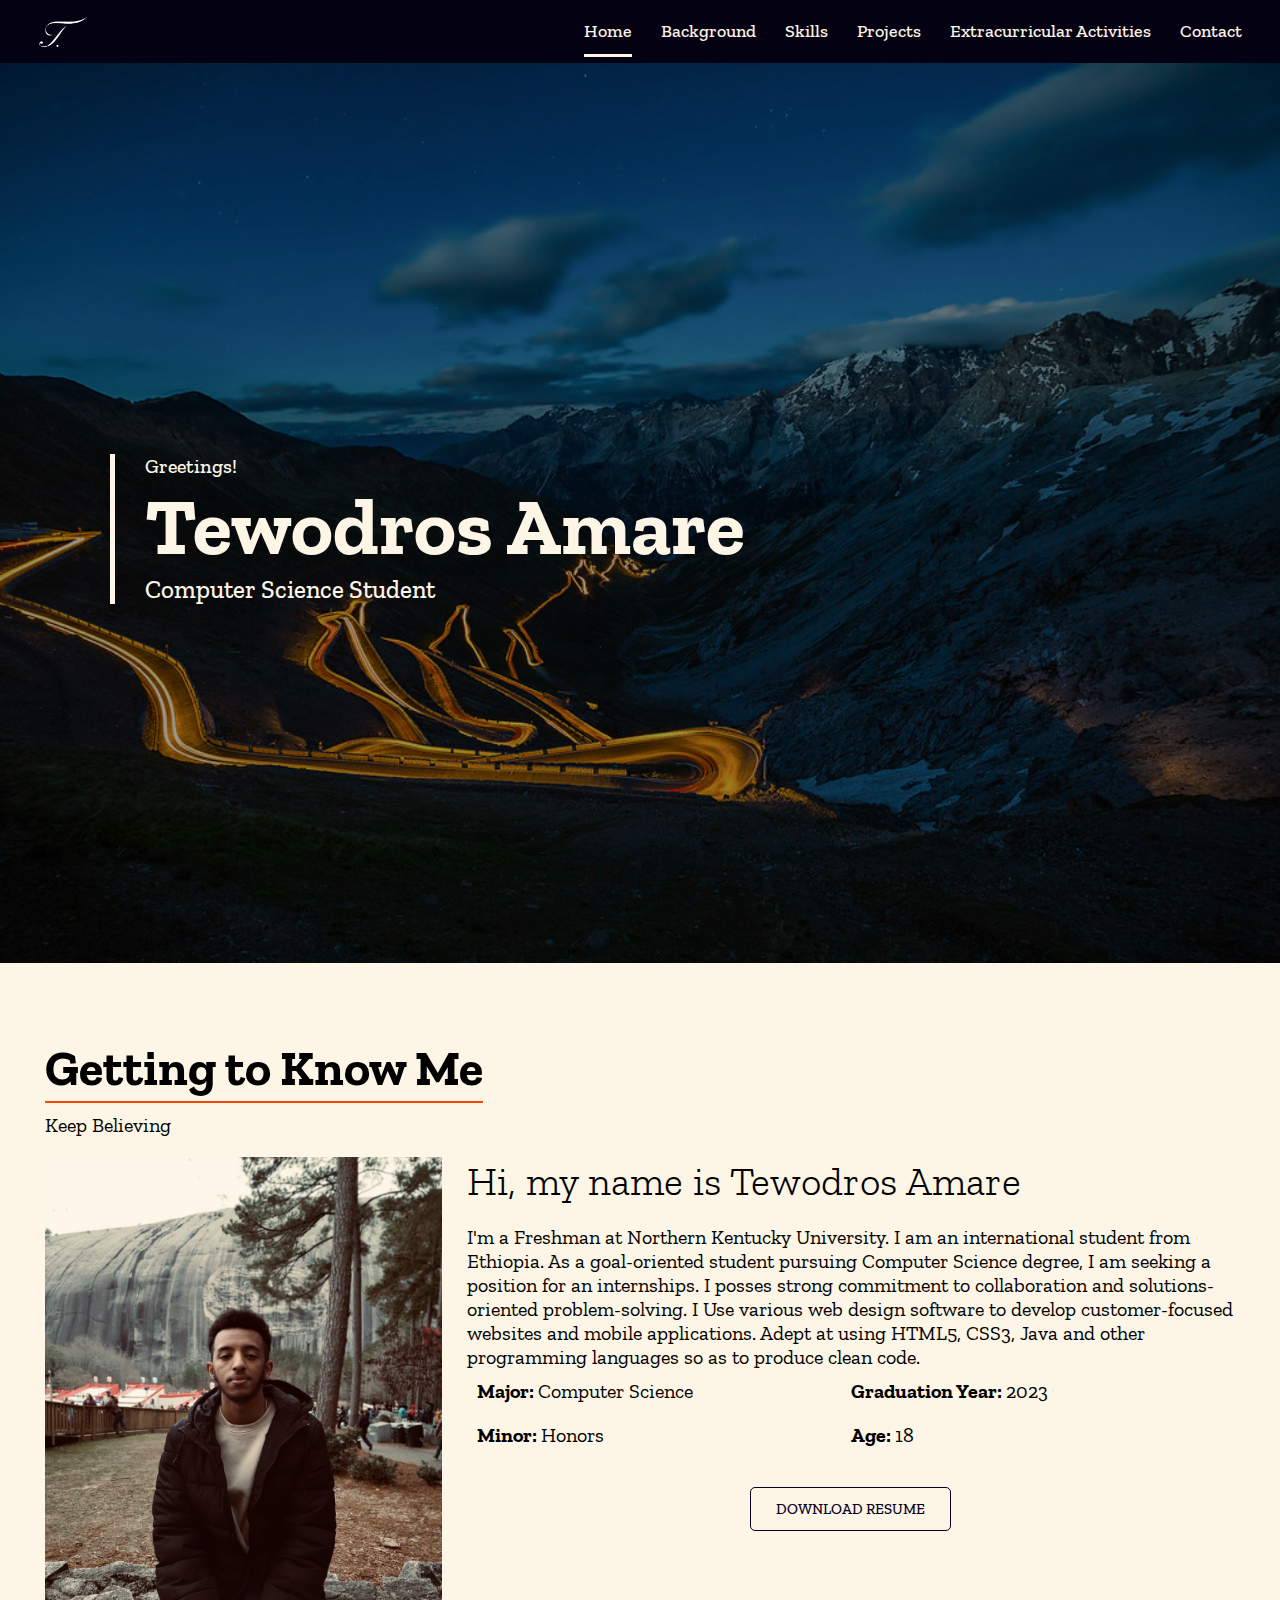
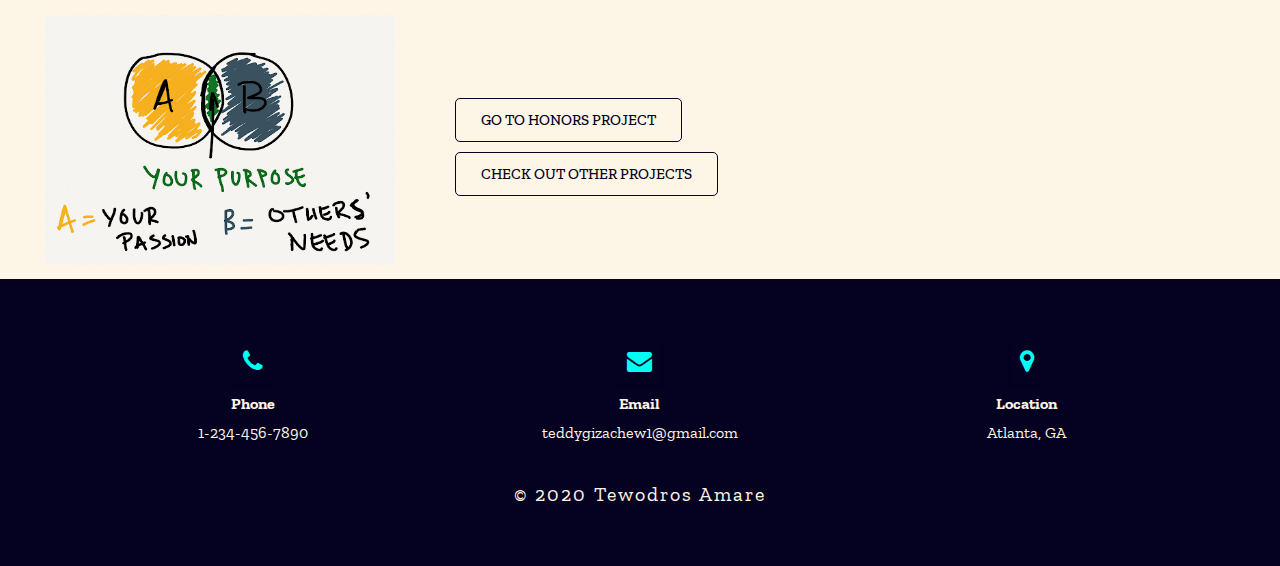
<file: index.html>
<!DOCTYPE html>
<html lang="en">
    <head>
        <title>Tewodros G. Amare</title>
        <meta charset="UTF-8">
        <meta name="description" content="Portfolio Project">
        <meta name="keywords" content="HTML,CSS,XML,JavaScript">
        <meta name="author" content="Tewodros Amare">
        <meta name="viewport" content="width=device-width, initial-scale=1.0">

        <link rel="stylesheet" href="style.css">
        <link rel="shortcut icon" type="image/png" href="Images/logo3.png">

        <link rel="stylesheet" href="https://cdnjs.cloudflare.com/ajax/libs/font-awesome/4.7.0/css/font-awesome.min.css">
    </head>
    
    <body>
        <div class="navbarmain">
            <div class="labeldiv">
                <div class="labeldiv1">
                    <label for="toggle">&#9776;</label>
                </div>
                <div class="labeldiv2">
                    <img class="toplogo2" src="Images/logo4.png" alt="top logo">
                </div>
            </div>
            <input type="checkbox" id="toggle">
            <div class="navmenu">
                <div class="navlogo">
                    <a href="index.html"><img class="toplogo" src="Images/logo4.png" alt="top logo"></a>
                    <!-- <a href="#">Tewodros</a> -->
                </div>
                <div class="navul">
                    <ul>
                        <div class="theblock">
                            <li class="activeli"><a href="#" class="active"><p class="topico" id="activess">Home</p></a></li>
                        </div>
                        <div class="theblock">
                            <li><a href="background.html"><p class="topico">Background</p></a></li>
                        </div>
                        <div class="theblock">
                            <li><a href="skills.html"><p class="topico">Skills</p></a></li>
                        </div>
                        <div class="theblock">
                            <li><a href="projects.html"><p class="topico">Projects</p></a></li>
                        </div>
                        <div class="theblock">
                            <li><a href="activities.html"><p class="topico">Extracurricular Activities</p></a></li>
                        </div>
                        <div class="theblock">
                            <li><a href="contact.html"><p class="topico">Contact</p></a></li>
                        </div>
                    </ul>
                </div>
            </div>
        </div>

        <!-- Home -->
        <section class="home">
            <div class="container">
                <div class="row full-screen">
                    <div class="home-content">
                        <div class="block">
                            <h4>Greetings!</h4>
                            <h1>Tewodros Amare</h1>
                            <h3>Computer Science Student</h3>
                        </div>
                    </div>
                </div>
            </div>
        </section>
        <!-- Home -->
        

        <!-- About -->
        <section class="about">
            <div class="container">
                <div class="row">
                    <div class="section-title">
                        <h1>Getting to Know Me</h1>
                        <p class="intro">Keep Believing</p>
                    </div>
                </div>
                <div class="row">
                    <div class="about-content">
                        <div class="row">
                            <div class="image">
                                <img src="Images/teddy10.jpg" alt="about photo"/>
                            </div>
                            <div class="text">
                                <h4>Hi, my name is Tewodros Amare</h4>
                                <p class="freshmanp">I'm a Freshman at Northern Kentucky University. I am an international student from Ethiopia. As a goal-oriented student pursuing Computer Science degree, I am seeking a position for an internships. I posses strong commitment to collaboration and solutions-oriented problem-solving. I Use various web design software to develop customer-focused websites and mobile applications. Adept at using HTML5, CSS3, Java and other programming languages so as to produce clean code.</p>
                                <div class="insider">
                                    <div class="insider2">
                                        <p class="major"><b>Major:  </b>Computer Science</p>
                                        <p class="major"><b>Minor:  </b>Honors</p>
                                    </div>
                                    <div class="insider3">
                                        <p class="major"><b>Graduation Year:  </b>2023</p>
                                        <p class="major"><b>Age:  </b>18</p>
                                    </div>
                                </div>
                                <div class="resume">
                                    <a href="Documents/TewodrosResume.pdf" target="_blank">Download Resume</a>
                                </div>
                            </div>
                        </div>
                    </div>
                </div>
            </div>
        </section>
        <!-- About -->

        <section class="goto">
            <div class="outer-card">
                <div class="card">
                    <div class="goimg">
                        <a href="https://sites.google.com/view/engageus/home" target="_blank"><img src="Images/Meaning/pps2.png" alt="project image" class="appimg"></a>
                    </div>
                    <div class="gotext">
                        <div class="link">
                            <div class="links">
                                <a href="https://sites.google.com/view/engageus/home" target="_blank">Go to Honors Project</a>
                            </div>
                            <div class="links">
                                <a href="projects.html#projectid">Check out other projects</a>
                            </div>
                        </div>
                    </div>
                </div>
            </div>
        </section>

        <!-- Footer -->
        <footer>
            <div class="container">
                <div class="footer-content" id="footerflex">
                    <div class="box">
                        <div class="icon">
                            <a href="tel:1-234-456-7890"><span class="fa fa-phone"></span></a>
                        </div>
                        <h4>Phone</h4>
                        <a href="tel:1-234-456-7890">1-234-456-7890</a>
                    </div>
                    <div class="box">
                        <div class="icon">
                            <a href="mailto:teddygizachew1@gmail.com"><span class="fa fa-envelope"></span></a>
                        </div>
                        <h4>Email</h4>
                        <a href="mailto:teddygizachew1@gmail.com">teddygizachew1@gmail.com</a>
                    </div>
                    <div class="box">
                        <div class="icon">
                            <span class="fa fa-map-marker"></span>
                        </div>
                        <h4>Location</h4>
                        <P>Atlanta, GA</P>
                    </div>
                </div>
            </div>
            <div class="footer-note">
                &copy 2020 Tewodros Amare
            </div>
        </footer>
        <!-- Footer -->
    </body>
</html>
</file>
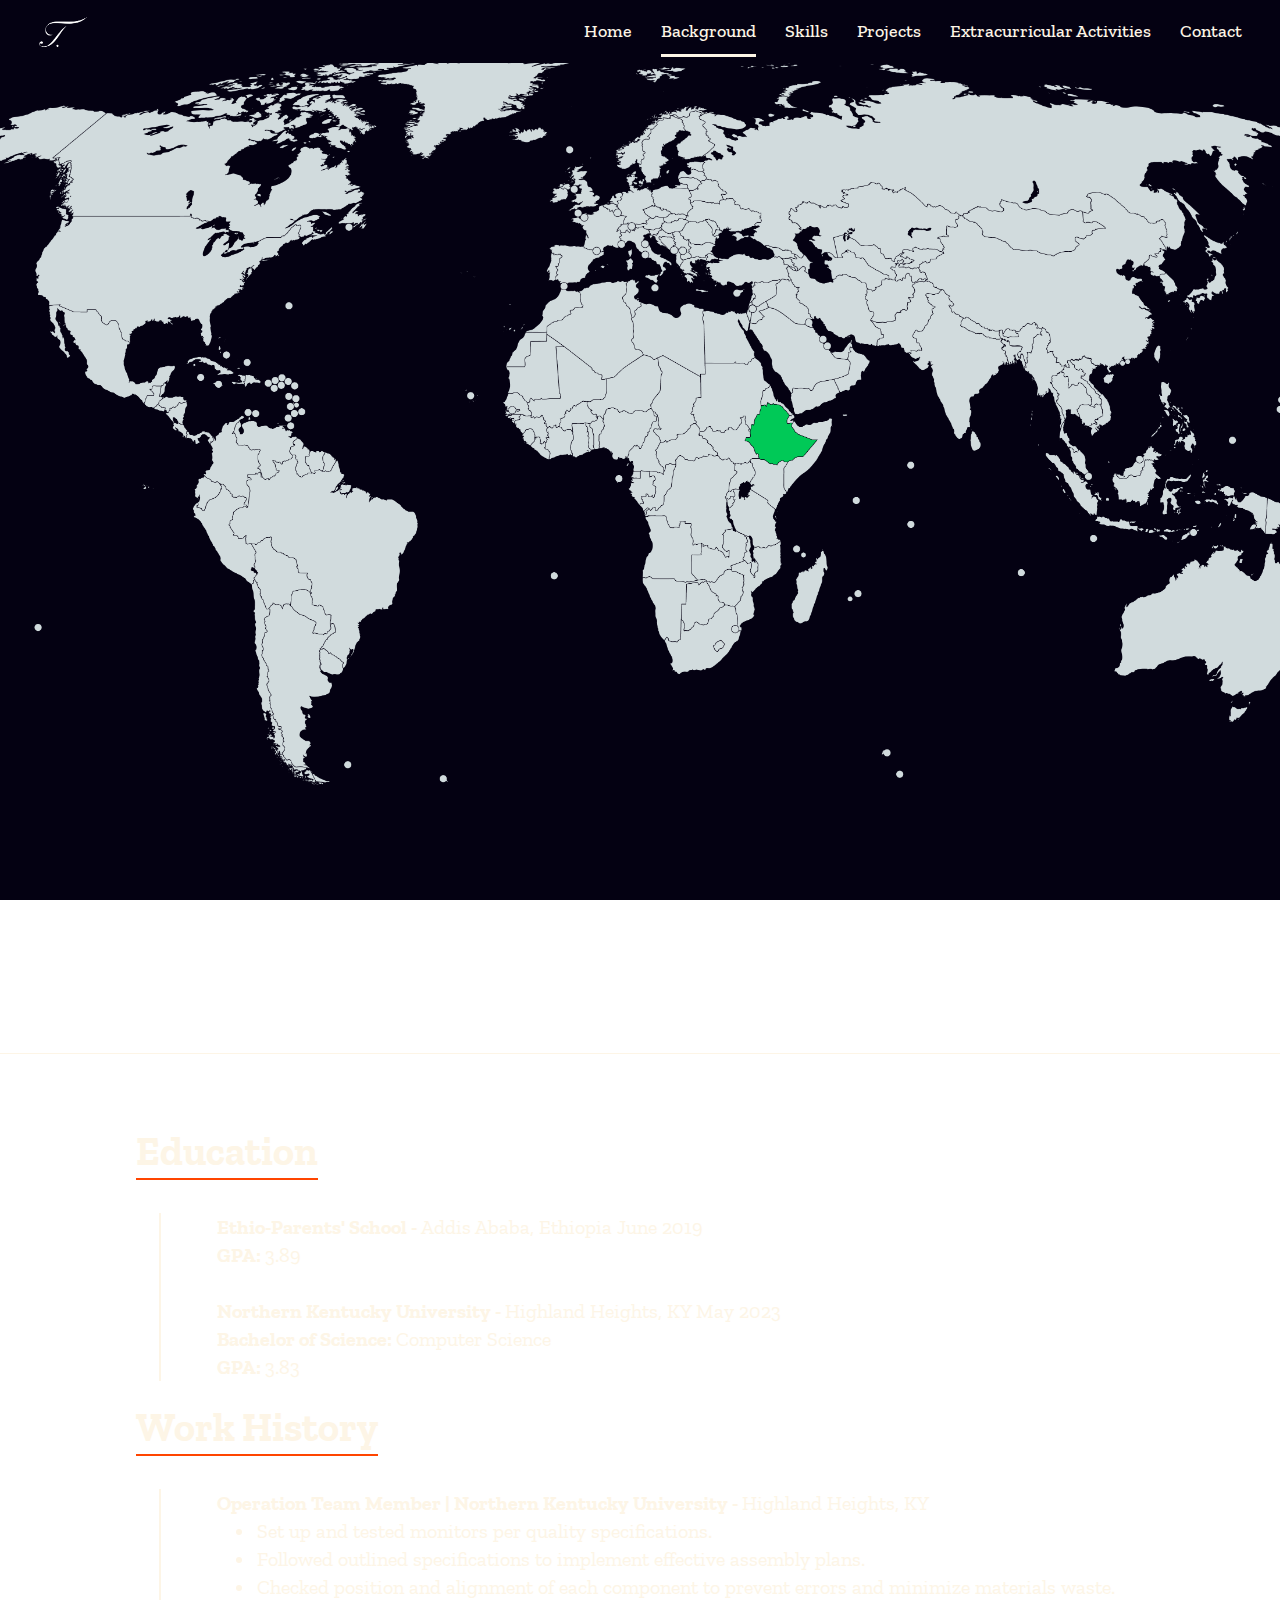
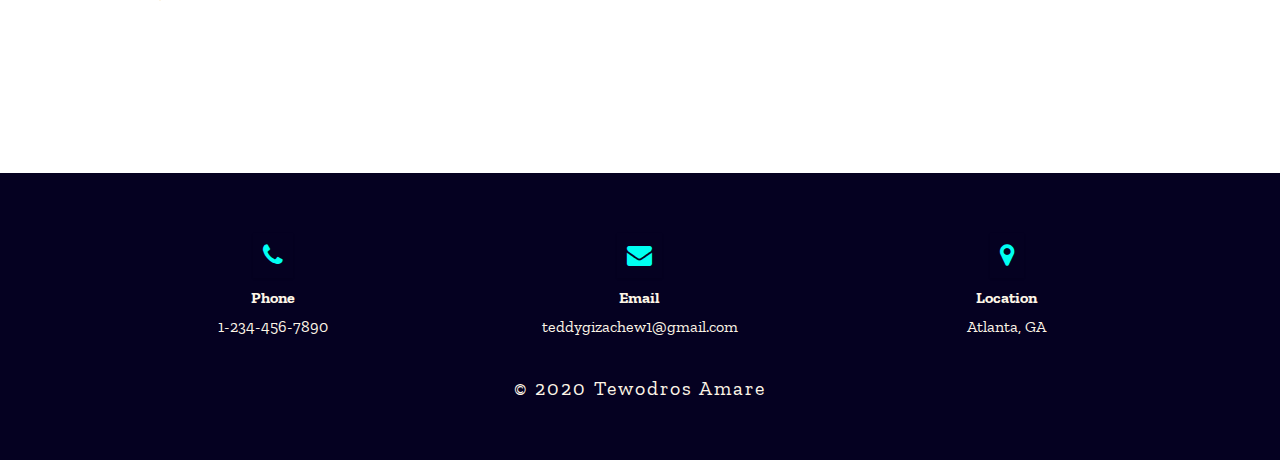
<file: background.html>
<!DOCTYPE html>
<html lang="en">
    <head>
        <title>Tewodros G. Amare</title>
        <meta charset="UTF-8">
        <meta name="description" content="Portfolio Project">
        <meta name="keywords" content="HTML,CSS,XML,JavaScript">
        <meta name="author" content="Tewodros Amare">
        <meta name="viewport" content="width=device-width, initial-scale=1.0">

        <link rel="stylesheet" href="css/Background/style.css">
        <link rel="shortcut icon" type="image/png" href="Images/logo3.png">

        <link rel="stylesheet" href="https://cdnjs.cloudflare.com/ajax/libs/font-awesome/4.7.0/css/font-awesome.min.css">

        <style>
            .background {
                max-height: 100vh;
                background: url("Images/map4.png") fixed;
                background-size: cover;
                background-position: center;
            }
            .note {
                background: url("Images/comp2.jpg") fixed;
                background-size: cover;
                background-position: center;
                border-top: 1px solid oldlace;
            }
        </style>

    </head>
    
    <body>
        <div class="navbarmain">
            <!-- <label for="toggle">&#9776;</label>
            <input type="checkbox" id="toggle"> -->
            <div class="labeldiv">
                <div class="labeldiv1">
                    <label for="toggle">&#9776;</label>
                </div>
                <div class="labeldiv2">
                    <img class="toplogo2" src="Images/logo4.png" alt="top logo">
                </div>
            </div>
            <input type="checkbox" id="toggle">
            <div class="navmenu">
                <div class="navlogo">
                    <a href="index.html"><img class="toplogo" src="Images/logo4.png" alt="top logo"></a>
                    <!-- <a href="#">Tewodros</a> -->
                </div>
                <div class="navul">
                    <ul>
                        <div class="theblock">
                          <li><a href="index.html"><p class="topico"></p>Home</p></a></li>
                        </div>
                        <div class="theblock">
                          <li><a href="#" class="active"><p class="topico"  id="activess">Background</p></a></li>
                        </div>
                        <div class="theblock">
                          <li><a href="skills.html"><p class="topico">Skills</p></a></li>
                        </div>
                        <div class="theblock">
                          <li><a href="projects.html"><p class="topico">Projects</p></a></li>
                        </div>
                        <div class="theblock">
                          <li><a href="activities.html"><p class="topico">Extracurricular Activities</p></a></li>
                        </div>
                        <div class="theblock">
                          <li><a href="contact.html"><p class="topico">Contact</p></a></li>
                        </div>
                      </ul>
                </div>
            </div>
        </div>
        
        <section class="background">

        </section>

        <section class="note">
            <div class="note-title" id="note-title1">
                <h2 class="title">Education</h2>
                <div class="lists">
                    <div class="lists-inside">
                        <p><b>Ethio-Parents' School - </b>Addis Ababa, Ethiopia June 2019</p>
                        <p><b>GPA:  </b>3.89</p>
                    </div>
                    <div class="lists-inside">
                        <p><b> &nbsp;</b></p>
                        <p><b>Northern Kentucky University - </b>Highland Heights, KY May 2023</p>
                        <p><b>Bachelor of Science:  </b>Computer Science</p>
                        <p><b>GPA:  </b>3.83</p>
                    </div>  
                </div>
            </div>
            <div class="note-title" id="note-title2">
                <h2 class="title">Work History</h2>
                <div class="lists">
                    <div class="lists-inside">
                        <p><b>Operation Team Member | Northern Kentucky University - </b>Highland Heights, KY</p>
                        <ul>
                            <li>Set up and tested monitors per quality specifications.</li>
                            <li>Followed outlined specifications to implement effective assembly plans.</li>
                            <li>Checked position and alignment of each component to prevent errors and
                                minimize materials waste.</li>
                        </ul>
                    </div>
                </div>
            </div>
        </section>

        <!-- Footer -->
        <footer>
            <div class="container">
                <div class="footer-content" id="footerflex">
                    <div class="box">
                        <div class="icon">
                            <a href="tel:1-234-456-7890"><span class="fa fa-phone"></span></a>
                        </div>
                        <h4>Phone</h4>
                        <a href="tel:1-234-456-7890">1-234-456-7890</a>
                    </div>
                    <div class="box">
                        <div class="icon">
                            <a href="mailto:teddygizachew1@gmail.com"><span class="fa fa-envelope"></span></a>
                        </div>
                        <h4>Email</h4>
                        <a href="mailto:teddygizachew1@gmail.com">teddygizachew1@gmail.com</a>
                    </div>
                    <div class="box">
                        <div class="icon">
                            <span class="fa fa-map-marker"></span>
                        </div>
                        <h4>Location</h4>
                        <P>Atlanta, GA</P>
                    </div>
                </div>
            </div>
            <div class="footer-note">
                &copy 2020 Tewodros Amare
            </div>
        </footer>
        <!-- Footer -->
    </body>
</html>
</file>
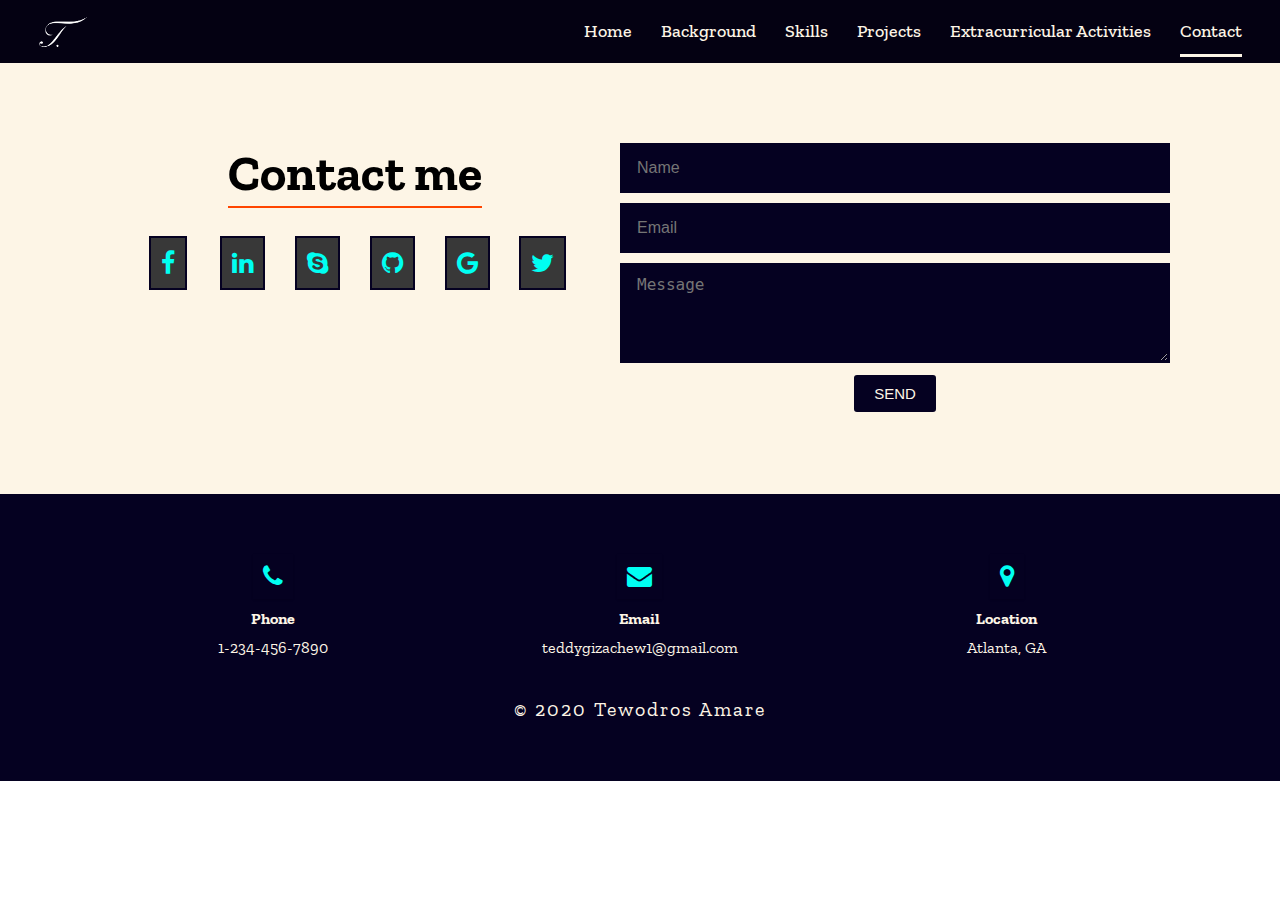
<file: contact.html>
<!DOCTYPE html>
<html lang="en">
    <head>
        <title>Tewodros G. Amare</title>
        <meta charset="UTF-8">
        <meta name="description" content="Portfolio Project">
        <meta name="keywords" content="HTML,CSS,XML,JavaScript">
        <meta name="author" content="Tewodros Amare">
        <meta name="viewport" content="width=device-width, initial-scale=1.0">

        <link rel="stylesheet" href="css/Contact/style.css">
        <link rel="shortcut icon" type="image/png" href="Images/logo3.png">

        <link rel="stylesheet" href="https://cdnjs.cloudflare.com/ajax/libs/font-awesome/4.7.0/css/font-awesome.min.css">
    </head>
    
    <body>
        <div class="navbarmain">
            <!-- <label for="toggle">&#9776;</label>
            <input type="checkbox" id="toggle"> -->
            <div class="labeldiv">
                <div class="labeldiv1">
                    <label for="toggle">&#9776;</label>
                </div>
                <div class="labeldiv2">
                    <img class="toplogo2" src="Images/logo4.png" alt="top logo">
                </div>
            </div>
            <input type="checkbox" id="toggle">
            <div class="navmenu">
                <div class="navlogo">
                    <a href="index.html"><img class="toplogo" src="Images/logo4.png" alt="top logo"></a>
                    <!-- <a href="#">Tewodros</a> -->
                </div>
                <div class="navul">
                    <ul>
                        <div class="theblock">
                          <li><a href="index.html"><p class="topico">Home</p></a></li>
                        </div>
                        <div class="theblock">
                          <li><a href="background.html"><p class="topico">Background</p></a></li>
                        </div>
                        <div class="theblock">
                          <li><a href="skills.html"><p class="topico">Skills</p></a></li>
                        </div>
                        <div class="theblock">
                          <li><a href="projects.html"><p class="topico">Projects</p></a></li>
                        </div>
                        <div class="theblock">
                          <li><a href="activities.html"><p class="topico">Extracurricular Activities</p></a></li>
                        </div>
                        <div class="theblock">
                          <li><a href="#"  class="active"><p class="topico" id="activess">Contact</p></a></li>
                        </div>
                  </ul>
                </div>
            </div>
        </div>

        <section class="contact">
            <div class="container">
                <div class="contactform">
                    <div class="thecontent1">
                        <div class="inside1">
                            <h2>Contact me</h2>
                        </div>
                        <div class="inside2">
                            <div class="medias">
                                <li><a href="https://www.facebook.com/tewodros.gizachew.3" target="_blank"><span class="fa fa-facebook"></span></a></li>
                                <li><a href="https://www.linkedin.com/in/tewodros-amare-246971190/" target="_blank"><span class="fa fa-linkedin"></span></a></li>
                                <li><a href="skype:live:teddygizachew"><span class="fa fa-skype"></span></a></li>
                                <li><a href="https://github.com/teddygizachew" target="_blank"><span class="fa fa-github"></span></a></li>
                                <li><a href="google:teddygizachew1@gmail.com"><span class="fa fa-google"></span></a></li>
                                <li><a href="https://twitter.com/teddy_giza" target="_blank"><span class="fa fa-twitter"></span></a></li>
                            </div>
                        </div>
                    </div>
                    <div class="thecontent2">
                        <form>
                            <input class="continput" type="text" placeholder="Name"/>
                            <input class="continput" type="text" placeholder="Email"/>
                            <textarea placeholder="Message"></textarea>
                            <button class="link">Send</button>
                        </form>
                    </div>
                </div>
            </div>
        </section>
        
        <!-- Footer -->
        <footer>
            <div class="container">
                <div class="footer-content" id="footerflex">
                    <div class="box">
                        <div class="icon">
                            <a href="tel:1-234-456-7890"><span class="fa fa-phone"></span></a>
                        </div>
                        <h4>Phone</h4>
                        <a href="tel:1-234-456-7890">1-234-456-7890</a>
                    </div>
                    <div class="box">
                        <div class="icon">
                            <a href="mailto:teddygizachew1@gmail.com"><span class="fa fa-envelope"></span></a>
                        </div>
                        <h4>Email</h4>
                        <a href="mailto:teddygizachew1@gmail.com">teddygizachew1@gmail.com</a>
                    </div>
                    <div class="box">
                        <div class="icon">
                            <span class="fa fa-map-marker"></span>
                        </div>
                        <h4>Location</h4>
                        <P>Atlanta, GA</P>
                    </div>
                </div>
            </div>
            <div class="footer-note">
                &copy 2020 Tewodros Amare
            </div>
        </footer>
        <!-- Footer -->
    </body>
</html>
</file>
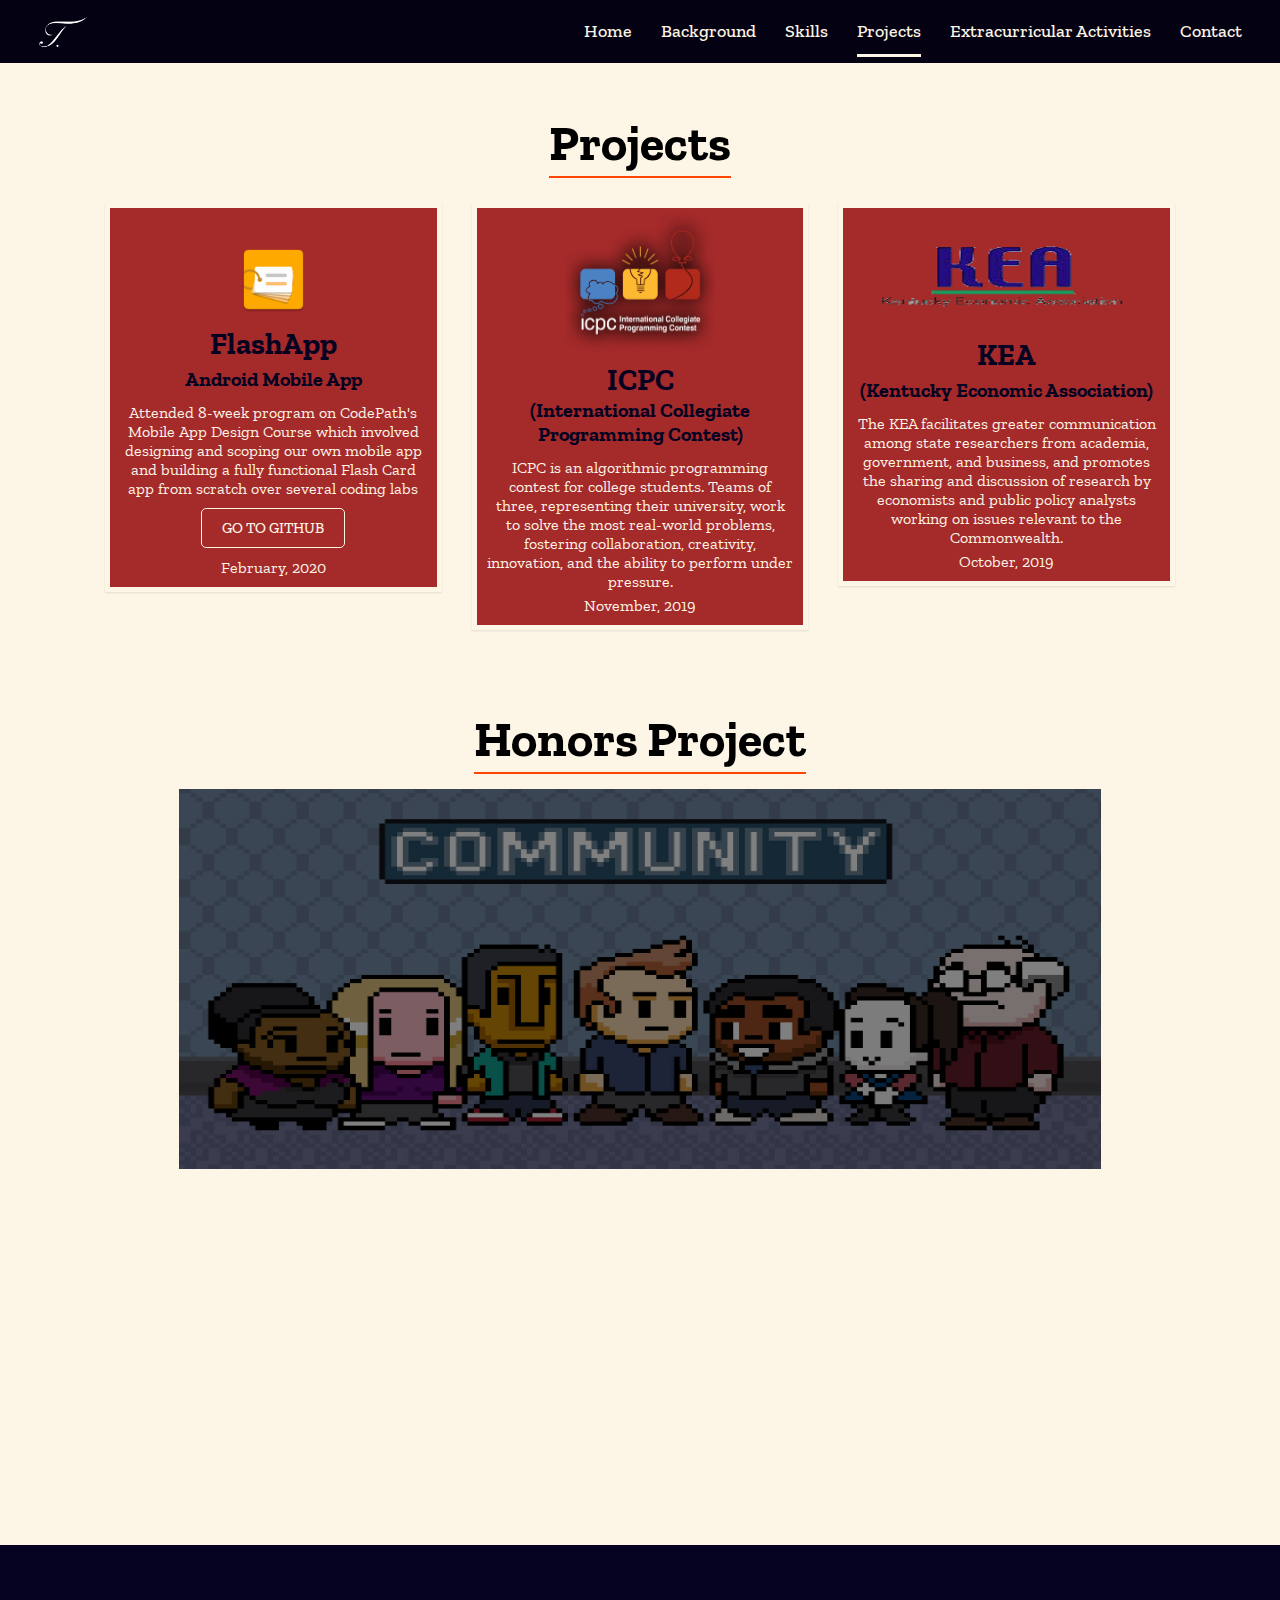
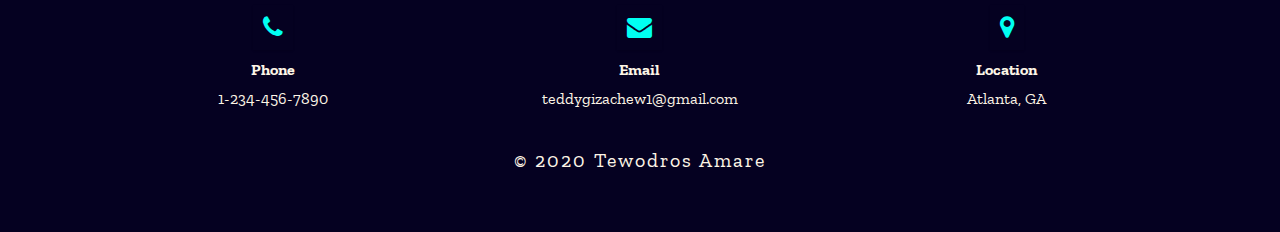
<file: projects.html>
<!DOCTYPE html>
<html lang="en">
    <head>
        <title>Tewodros G. Amare</title>
        <meta charset="UTF-8">
        <meta name="description" content="Portfolio Project">
        <meta name="keywords" content="HTML,CSS,XML,JavaScript">
        <meta name="author" content="Tewodros Amare">
        <meta name="viewport" content="width=device-width, initial-scale=1.0">

        <link rel="stylesheet" href="css/Projects/style.css">
        <link rel="shortcut icon" type="image/png" href="Images/logo3.png">

        <link rel="stylesheet" href="https://cdnjs.cloudflare.com/ajax/libs/font-awesome/4.7.0/css/font-awesome.min.css">
    </head>
    
    <body>
        <div class="navbarmain">
            <!-- <label for="toggle">&#9776;</label>
            <input type="checkbox" id="toggle"> -->
            <div class="labeldiv">
                <div class="labeldiv1">
                    <label for="toggle">&#9776;</label>
                </div>
                <div class="labeldiv2">
                    <img class="toplogo2" src="Images/logo4.png" alt="top logo">
                </div>
            </div>
            <input type="checkbox" id="toggle">
            <div class="navmenu">
                <div class="navlogo">
                    <a href="index.html"><img class="toplogo" src="Images/logo4.png" alt="top logo"></a>
                    <!-- <a href="#">Tewodros</a> -->
                </div>
                <div class="navul">
                    <ul>
                        <div class="theblock">
                            <li><a href="index.html"><p class="topico">Home</p></a></li>
                        </div>
                        <div class="theblock">
                            <li><a href="background.html"><p class="topico">Background</p></a></li>
                        </div>
                        <div class="theblock">
                            <li><a href="skills.html"><p class="topico">Skills</p></a></li>
                        </div>
                        <div class="theblock">
                            <li><a href="#"  class="active"><p class="topico" id="activess">Projects</p></a></li>
                        </div>
                        <div class="theblock">
                            <li><a href="activities.html"><p class="topico">Extracurricular Activities</p></a></li>
                        </div>
                        <div class="theblock">
                            <li><a href="contact.html"><p class="topico">Contact</p></a></li>
                        </div>
                  </ul>
                </div>
            </div>
        </div>

        <!-- Projects -->
        <section class="project" id="projectid">
            <div class="container">
                <div class="project-title">
                    <h2 class="title">Projects</h2>
                </div>
                <div class="project-content">
                    <div class="card">
                        <div class="box">
                            <div class="appimgdiv">
                                <a href="https://github.com/teddygizachew/FlashcardApp" target="_blank"><img src="Images/app3.png" alt="app image" class="appimg"></a>
                            </div>
                            <h4>FlashApp</h4>
                            <h3>Android Mobile App</h3>
                            <p>
                                Attended 8-week program on CodePath's Mobile App Design Course which involved designing and scoping our own mobile app and building a fully functional Flash Card app from scratch over several coding labs
                            </p>
                            <div class="link">
                                <a href="https://github.com/teddygizachew/FlashcardApp" target="_blank">Go to GitHub</a>
                            </div>
                            <p class="date">February, 2020</p>
                        </div>
                    </div>
                    <div class="card">
                        <div class="box">
                            <div class="appimgdiv">
                                <img src="Images/icpc.png" alt="icpc image" class="icpcimg">
                            </div>
                            <h4 class="icpctitle">ICPC</h4>
                            <h3 class="icpch3">(International Collegiate Programming Contest)</h3>
                            <p class="icpc">
                                ICPC is an algorithmic programming contest for college students. Teams of three, representing their university, work to solve the most real-world problems, fostering collaboration, creativity, innovation, and the ability to perform under pressure.
                            </p>
                            <p class="date">November, 2019</p>
                        </div>
                    </div>
                    <div class="card">
                        <div class="box">
                            <img src="Images/kea3.png" alt="kea image" class="keaimg">
                            <h4>KEA</h4>
                            <h3>(Kentucky Economic Association)</h3>
                            <p class="kea">
                                The KEA facilitates greater communication among state researchers from academia, government, and business, and promotes the sharing and discussion of research by economists and public policy analysts working on issues relevant to the Commonwealth.
                            </p>
                            <p class="date">October, 2019</p>
                        </div>
                    </div>
                </div>
            </div>
        </section>
        <!-- Projects -->

        <section class="projects2">
            <div class="project2-title">
                <h2 class="title">Honors Project</h2>
            </div>
            <div class="project2-image">
                <img src="Images/Meaning/comm3.jpg" alt="community image">
                <div class="overlay">
                    <div class="content">
                        <h2>E.N.G.A.G.E</h2>
                        <div class="link">
                            <a href="https://sites.google.com/view/engageus/home" target="_blank">Read More</a>
                        </div>
                    </div>
                </div>
            </div>
        </section>

        <!-- Footer -->
        <footer>
            <div class="container">
                <div class="footer-content" id="footerflex">
                    <div class="box">
                        <div class="icon">
                            <a href="tel:1-234-456-7890"><span class="fa fa-phone"></span></a>
                        </div>
                        <h4>Phone</h4>
                        <a href="tel:1-234-456-7890">1-234-456-7890</a>
                    </div>
                    <div class="box">
                        <div class="icon">
                            <a href="mailto:teddygizachew1@gmail.com"><span class="fa fa-envelope"></span></a>
                        </div>
                        <h4>Email</h4>
                        <a href="mailto:teddygizachew1@gmail.com">teddygizachew1@gmail.com</a>
                    </div>
                    <div class="box">
                        <div class="icon">
                            <span class="fa fa-map-marker"></span>
                        </div>
                        <h4>Location</h4>
                        <P>Atlanta, GA</P>
                    </div>
                </div>
            </div>
            <div class="footer-note">
                &copy 2020 Tewodros Amare
            </div>
        </footer>
        <!-- Footer -->
    </body>
</html>
</file>
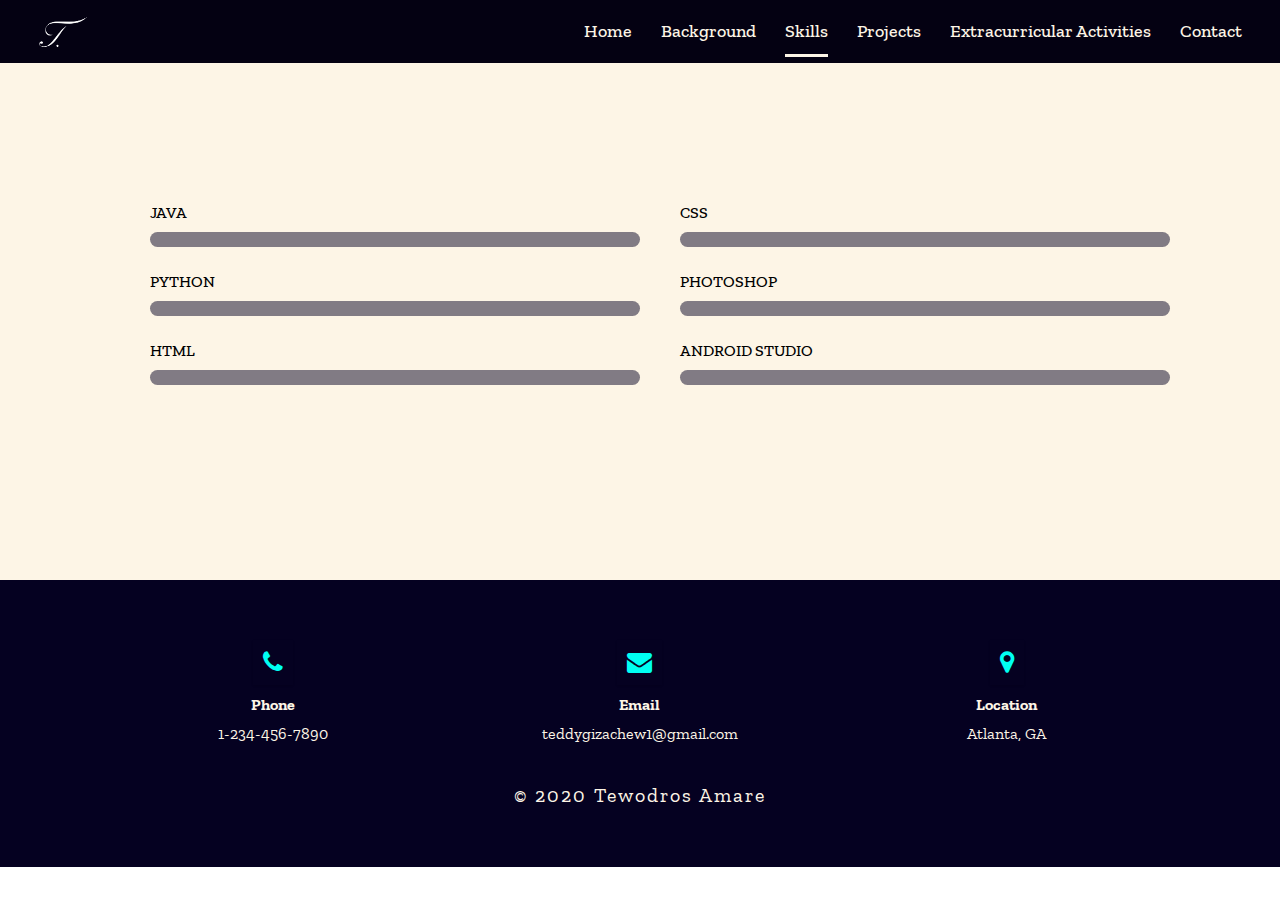
<file: skills.html>
<!DOCTYPE html>
<html lang="en">
    <head>
        <title>Tewodros G. Amare</title>
        <meta charset="UTF-8">
        <meta name="description" content="Portfolio Project">
        <meta name="keywords" content="HTML,CSS,XML,JavaScript">
        <meta name="author" content="Tewodros Amare">
        <meta name="viewport" content="width=device-width, initial-scale=1.0">

        <link rel="stylesheet" href="css/Skills/style.css">
        <link rel="shortcut icon" type="image/png" href="Images/logo3.png">

        <link rel="stylesheet" href="https://cdnjs.cloudflare.com/ajax/libs/font-awesome/4.7.0/css/font-awesome.min.css">
    </head>
    
    <body>
        <div class="navbarmain">
            <!-- <label for="toggle">&#9776;</label>
            <input type="checkbox" id="toggle"> -->
            <div class="labeldiv">
                <div class="labeldiv1">
                    <label for="toggle">&#9776;</label>
                </div>
                <div class="labeldiv2">
                    <img class="toplogo2" src="Images/logo4.png" alt="top logo">
                </div>
            </div>
            <input type="checkbox" id="toggle">
            <div class="navmenu">
                <div class="navlogo">
                    <a href="index.html"><img class="toplogo" src="Images/logo4.png" alt="top logo"></a>
                    <!-- <a href="#">Tewodros</a> -->
                </div>
                <div class="navul">
                    <ul>
                        <div class="theblock">
                            <li><a href="index.html"><p class="topico">Home</p></a></li>
                        </div>
                        <div class="theblock">
                            <li><a href="background.html"><p class="topico">Background</p></a></li>
                        </div>
                        <div class="theblock">
                            <li><a href="#" class="active"><p class="topico"  id="activess">Skills</p></a></li>
                        </div>
                        <div class="theblock">
                            <li><a href="projects.html"><p class="topico">Projects</p></a></li>
                        </div>
                        <div class="theblock">
                            <li><a href="activities.html"><p class="topico">Extracurricular Activities</p></a></li>
                        </div>
                        <div class="theblock">
                            <li><a href="contact.html"><p class="topico">Contact</p></a></li>
                        </div>
                    </ul>
                </div>
            </div>
        </div>

        <section class="skills">
            <div class="container">
                <div class="skill1">
                    <ul>
                        <li class="java">Java</li>
                        <li class="python">Python</li>
                        <li class="html">HTML</li>
                    </ul>
                </div>
                <div class="skill2">
                    <ul>
                        <li class="css">CSS</li>
                        <li class="photo">Photoshop</li>
                        <li class="android">Android Studio</li>
                    </ul>
                </div>
                
            </div>
        </section>

        <!-- Footer -->
        <footer>
            <div class="container">
                <div class="footer-content" id="footerflex">
                    <div class="box">
                        <div class="icon">
                            <a href="tel:1-234-456-7890"><span class="fa fa-phone"></span></a>
                        </div>
                        <h4>Phone</h4>
                        <a href="tel:1-234-456-7890">1-234-456-7890</a>
                    </div>
                    <div class="box">
                        <div class="icon">
                            <a href="mailto:teddygizachew1@gmail.com"><span class="fa fa-envelope"></span></a>
                        </div>
                        <h4>Email</h4>
                        <a href="mailto:teddygizachew1@gmail.com">teddygizachew1@gmail.com</a>
                    </div>
                    <div class="box">
                        <div class="icon">
                            <span class="fa fa-map-marker"></span>
                        </div>
                        <h4>Location</h4>
                        <P>Atlanta, GA</P>
                    </div>
                </div>
            </div>
            <div class="footer-note">
                &copy 2020 Tewodros Amare
            </div>
        </footer>
        <!-- Footer -->
    </body>
</html>
</file>
<file: style.css>
@import url('https://fonts.googleapis.com/css?family=Zilla+Slab:400,500,600,700&display=swap');

:root {
    --brand-primary-color: oldlace;
    --brand-secondary-color: #050121;
}

::selection {
    background-color: var(--brand-primary-color);
    color: var(--brand-secondary-color);
}

body {
    margin: 0;
    font-family: 'Zilla Slab', serif;
}

.toplogo {
    width: 50px;
    height: 50px;
}

.toplogo2 {
    width: 50px;
    height: 50px;
    display: none;
}

.navmenu {
    display: flex;
    flex-direction: row;
    justify-content: space-between;
    align-items: center;
}

.navlogo {
    height: 50px;
}

.navlogo a{
    align-items: center;
    display: block;
    font-size: 20px;
    text-decoration: none;
    color: oldlace;
    font-weight: 500;
    text-transform: uppercase;
    max-height: 50px;
}

.navbarmain {
    position: sticky;
    top: 0;
    /* border: 5px solid #000; */
    /* background-color: var(--brand-primary-color); */
    text-align: right;
    /* height: 70px; */
    line-height: 62px;
    padding: 0px;
    background-color: #040112;
    z-index: 2;
}

.navmenu {
    margin: 0 3% 0 3%;
}

.navmenu ul {
    list-style: none;
    padding: 0;
    margin: 0;
}

.navmenu ul li {
    display: inline-block;
    margin-left: 25px;
}

.navmenu ul li a {
    clear: right;
    text-decoration: none;
    color: oldlace;
    font-size: 18px;
    font-weight: 500;
    /* margin:  0 10px; */
    line-height: 62px;
    position: relative;
    display: inline-block;
}

.navmenu ul li a::before {
    content: '';
    height: 3px;
    background-color: oldlace;
    width: 0%;
    position: absolute;
    right: 0px;
    bottom: 5px;
    transition: all 0.5s ease;
}

.navmenu ul li a.active::before {
    width: 100%;
    left: 0;
    height: 3px;
    bottom: 5px;
}

.navmenu ul li a:hover::before {
    width: 100%;
    left: 0;
}

label {
    /* margin: 5px 30px 0 0 !important; */
    font-size: 35px;
    /* line-height: 70px; */
    display: none !important;
    /* width: 26px; */
    /* float: right; */
    color: #050121;
}

#toggle {
    display: none;
    margin: 0;
}

.theblock {
    display: inline-block;
}

.labeldiv {
    position: relative;
    display: flex;
    flex-direction: row;
}

.labeldiv1 {
    text-align: left;
    flex: 48%;
}

.labeldiv2 {
    flex: 52%;
}

@media only screen and (max-width: 640px) {
    .navlogo {
        display: none;
    }
    .toplogo2 {
        display: block;
        height: 100%;
    }
    label {
        display: block !important;
        cursor: pointer;
        display: none;
        position: sticky;
        color: oldlace;
        /* float: left; */
        margin: 0px 0 0 10px !important;
    }
    .lablediv {
        background-color: red !important;
    }
    .navbarmain {
        /* background-color: var(--brand-primary-color); */
        /* position: relative; */
    }
    .navmenu {
        text-align: center; 
        width: 100%;
        display: none;
        margin: 0 !important;
    }
    .theblock #activess::before {
        width: 100%;
        left: 0;
        height: 3px;
        bottom: 5px;
    }
    .theblock {
        display: block !important;
        text-align: center;
    }
    .theblock .topico {
        display: inline-block;
        margin: auto;
        position: relative;
    }
    .theblock .topico::before {
        content: '';
        height: 3px;
        background-color: oldlace;
        width: 0%;
        position: absolute;
        right: 0px;
        bottom: 10px;
        transition: all 0.5s ease;
    }
    .theblock .topico:hover::before {
        width: 100%;
        left: 0;
    }
    .navmenu ul li {
        /* display: block !important;   */
        margin: 0px;
        width: 100%;
    }
    .navmenu ul li a{
        display: block;
        /* border-bottom: 1px solid #000; */
        margin: 0;
        color: oldlace;
    }
    .navmenu ul li a::before {
        content: '';
        height: 3px;
        background-color: oldlace;
        width: 0%;
        position: absolute;
        right: 0px;
        bottom: -1px;
        transition: all 0.5s ease;
        display: none;
    }
    .navmenu ul li a:hover::before {
        width: 100%;
        left: 0;
        display: none;
    }
    .a-about {
        /* border-top: 1px solid #000; */
    }
    #toggle:checked + .navmenu {
        display: block;
        min-height: 100vh;
    }
    /* header .brand a {
        font-size: 20px !important;
    } */
    .row {
        flex-direction: column !important;
    }
    .about .insider {
        flex-direction: column !important;
    }
    .about .container {
        margin-left: 5px !important;
        margin-right: 5px !important;
    }
    .about .about-content .text {
        flex-direction: 0 0 66%;
        max-width: 100% !important;
        padding-left: 0 !important;
    }
    .about .about-content h4 {
        text-align: center;
    }
    .about-content .text .freshmanp {
        text-align: justify;
    }
    .about .about-content .image {
        /* flex: 0 0 33.33%; */
        max-width: 100% !important;
        /* padding: 5px; */
    }
    .home .home-content .block {
        flex: 0 0 75%;
        max-width: 5%;
        margin-top: 50% !important;
        /* margin-left: 20px;
        padding-left: 30px;
        border-left: 5px solid oldlace;
        z-index: 1; */
    }
    .block h1{
        font-size: 60px !important;
    }
    .section-title {
        margin-left: 5%;
    }
    .home {
        min-height: 100vh;
    }
    #footerflex {
        flex-direction: column !important;
        align-items: center;
    }
    footer {
        padding-left: 10px !important;
        padding-right: 10px !important;
    }
    .footer-content .box{
        /* display: block !important; */
        /* margin: auto !important; */
        width: 100% !important;
    }
    .section-title h1, .section-title p {
        text-align: center;
    }
    /* .row .text p{
        text-align: center;
    } */
    .goto .card {
        flex-direction: column;
    }
    .goto .links {
        text-align: center !important;
        width: 100%;
    }
}

@media only screen and (max-width: 910px) {
    .navlogo {
        display: none;
    }
    .navmenu {
        justify-content: center;
    }
    /* .theblock .activeli {
        margin: 0 !important;
    } */
}

@media only screen and (max-width: 860px) {
    .navbarmain {
        text-align: center;
    }
}

@media only screen and (max-width: 400px) {
    .home .home-content .block {
        max-width: 100% !important;
        /* margin-top: 60% !important; */
        margin-left: 0 !important;
        padding-left: 20px !important;
        padding-right: 20px !important;
        z-index: 1;
        border-top: 5px solid oldlace;
        border-bottom: 5px solid oldlace;
        border-left: none !important;
        display: block;
        padding-top: 20px !important;
        padding-bottom: 20px !important;
        text-align: center;
    }
    .resume {
        padding-bottom: 10px;
    }
    .block h1 {
        font-size: 50px !important;
    }
    .home .home-content {
        padding-left: 0 !important;
        margin-left: 0 !important;
        width: 100% !important;
        max-width: 100% !important;
        /* display: block !important; */
        flex-direction: column !important;
    }
    .home h1, .home h3, .home h4 {
        text-align: center;
    }
    .full-screen {
        /* display: flex; */
        /* flex-direction: row; */
        /* margin-right: 0 !important; */
        width: 100% !important;
    }
    .goimg a img {
        width: 100%;
        height: 100%;
    }
}

/* Header */

.full-screen {
    max-width: 1100px;
    margin: auto;
}

/* Home */

.home {
    max-height: 100vh;
    background: url("Images/italianpass.jpg");
    background-size: cover;
    background-position: center;
    padding: 10px;
    position: relative;
}

.home::before {
    content: '';
    position: absolute;
    left: 0;
    top: 0;
    width: 100%;
    height: 100%;
    z-index: 1;
    background-color: #000;
    opacity: 0.4;
}

.home .full-screen {
    /* display: flex; */
    /* flex-direction: row; */
    min-height: 100vh;
}

.home .home-content {
    flex: 0 0 100%;
    max-width: 100%;
    display: flex;
    flex-wrap: wrap;
    align-items: center;
    /* z-index: 10; */
}

.home .home-content .block {
    flex: 0 0 75%;
    max-width: 75%;
    margin-top: 1%;
    margin-left: 20px;
    padding-left: 30px;
    border-left: 5px solid oldlace;
    z-index: 1;
}

.home .home-content .block h4{
    color: oldlace;
    font-size: 20px;
    font-weight: 500;
    margin: 0;
    padding: 0;
    /* border-top: 5px solid oldlace; */
    /* padding-top: 30px; */
    display: block;
    position: relative;
}

.home .home-content .block h1{
    color: oldlace;
    font-size: 80px;
    font-weight: 800;
    margin:0;
    padding: 0;
    width: auto;
    display: inline-block;
}

.home .home-content .block h3{
    color: oldlace;
    font-size: 25px;
    font-weight: 500;
    margin: 0;
    padding: 0;
    display: inline-block;
}

.home .home-content .block .resume {
    padding-top: 10px;
}

.home .home-content .block .resume a{
    border-radius: 5px;
    color: oldlace;
    border: 1px solid oldlace;
    padding: 12px 25px;
    text-decoration: none;
    display: inline-block;
    font-size: 15px;
    text-transform: uppercase;
    font-weight: 500;
    transition: all 0.3s ease;
}

.home .home-content .block .resume a:hover {
    background-color: oldlace;
    color: #050121;
}

.row {
    display: flex;
    flex-direction: row;
}

* {
    box-sizing: border-box;
    margin: 0;
}

/* About */

.about {
    padding: 75px 15px 15px 15px;
    background-color: oldlace;
    /* background-color: #0f436a; */
    /* color: oldlace !important; */
}

.about .container {
    margin-left: 30px;
    margin-right: 30px;
}

.about .section-title {
    /* display: inline-block; */
    flex: 0 0 100%;
    max-width: 100%;
    margin-bottom: 20px;
}

.about .section-title h1 {
    display: inline-block !important;
    font-size: 50px;
    margin: 0;
    padding-bottom: 5px;
    color: black;
    margin: 0 0 10px;
    position: relative;
}

.about .section-title h1::before {
    content: '';
    height: 2px;
    left: 0;
    right: 0px;
    bottom: 0px;
    position: absolute;
    background-color: orangered;
}

.about .section-title p.intro {
    display: block;
    font-size: 20px;
}

.about .about-content .text h4 {
    font-size: 40px;
    font-weight: 300;
    padding-bottom: 20px;
}

.major {
    padding-bottom: 20px;
}

.about .about-content p {
    font-size: 20px;
}

.about .about-content .image {
    flex: 0 0 33.33%;
    max-width: 33.33%;
}

.about .about-content .image img{
    width: 100%;
    display: block;
}

.about .about-content .text {
  flex-direction: 0 0 66%;
  max-width: 66.66%;
  padding-left: 25px;
}

.about .insider {
    display: flex;
    flex-direction: row;
    margin: 10px;
}

.insider2 {
    flex: 0 0 50%;
}

.insider3 {
    flex: 0 0 50%;
}

.about .resume {
    padding-top: 10px;
    text-align: center;
}

.about .resume a{
    border-radius: 5px;
    color: #050121;
    border: 1px solid #050121;
    padding: 12px 25px;
    text-decoration: none;
    display: inline-block;
    font-size: 15px;
    text-transform: uppercase;
    font-weight: 500;
    transition: all 0.3s ease;
}

.about .resume a:hover {
    background-color: #050121;
    color: oldlace;
    border: 1px solid oldlace;
}

/* Go To */

.goto {
    background-color: oldlace;
    padding: 0 45px 10px 45px;
}

.card {
    display: flex;
    flex-direction: row;
    align-items: center;
    /* border: 2px solid #050121; */
}

.goimg {
    flex: 0 0 auto;
}

.goimg img {
    width: 350px;
    height: 250px;
}

.gotext {
    text-align: left;
    align-items: center;
    margin-left: 5%;
    margin-right: 5%;
}

.gotext .link {
    align-items: center;
}

.gotext .links {
    padding-top: 10px;
    text-align: left;
}

.gotext .links a{
    border-radius: 5px;
    color: #050121;
    border: 1px solid #050121;
    padding: 12px 25px;
    text-decoration: none;
    display: inline-block;
    font-size: 15px;
    text-transform: uppercase;
    font-weight: 500;
    transition: all 0.3s ease;
}

.gotext .links a:hover {
    background-color: #050121;
    color: oldlace;
    border: 1px solid oldlace;
}

/* Footer */

footer {
    background-color: var(--brand-secondary-color);
    /* background-color: oldlace; */
    width: 100%;
    padding: 60px;
    color: var(--brand-primary-color);
    /* text-align: center; */
}

.footer-content {
    width: 100%;
}

.footer-note {
    text-align: center;
    padding-top: 40px;
    letter-spacing: 2px;
    font-size: 20px;
}

#footerflex {
    display: flex;
    flex-direction: row;
}

.footer-content .box {
    width: 33.33%;
    text-align: center;
}

.box .icon span {
    font-size: 25px;
    padding: 10px;
    color: rgb(0, 255, 242);
}

span {
    box-shadow: 0 1px 2px rgba(0, 0, 0, 0.1);
    -webkit-transition: all 0.6s cubic-bezier(0.165, 0.84, 0.44, 1);
    transition: all 0.6s cubic-bezier(0.165, 0.84, 0.44, 1);
}

span:hover {
    -webkit-transform: scale(1.1, 1.1);
    transform: scale(1.8, 1.8);
    cursor: pointer;
}

.box h4 {
    font-size: 16px;
    padding: 10px;
}

.box a {
    text-decoration: none;
    color: oldlace;
}

.box a:hover {
    color: rgb(0, 255, 242);
    transition: all 0.1s ease;
}
</file>
<file: css/Background/style.css>
@import url('https://fonts.googleapis.com/css?family=Zilla+Slab:400,500,600,700&display=swap');

:root {
    --brand-primary-color: oldlace;
    --brand-secondary-color: #050121;
}

::selection {
    background-color: var(--brand-primary-color);
    color: var(--brand-secondary-color);
}

body {
    margin: 0;
    font-family: 'Zilla Slab', serif;
}

.toplogo {
    width: 50px;
    height: 50px;
}

.toplogo2 {
    width: 50px;
    height: 50px;
    display: none;
}

.navmenu {
    display: flex;
    flex-direction: row;
    justify-content: space-between;
    align-items: center;
}

.navlogo {
    height: 50px;
}

.navlogo a{
    align-items: center;
    display: block;
    font-size: 20px;
    text-decoration: none;
    color: oldlace;
    font-weight: 500;
    text-transform: uppercase;
    max-height: 50px;
}

.navbarmain {
    position: sticky;
    top: 0;
    /* border: 5px solid #000; */
    /* background-color: var(--brand-primary-color); */
    text-align: right;
    /* height: 70px; */
    line-height: 62px;
    padding: 0px;
    background-color: #040112;
    z-index: 2;
}

.navmenu {
    margin: 0 3% 0 3%;
}

.navmenu ul {
    list-style: none;
    padding: 0;
    margin: 0;
}

.navmenu ul li {
    display: inline-block;
    margin-left: 25px;
}

.navmenu ul li a {
    clear: right;
    text-decoration: none;
    color: oldlace;
    font-size: 18px;
    font-weight: 500;
    /* margin:  0 10px; */
    line-height: 62px;
    position: relative;
    display: inline-block;
}

.navmenu ul li a::before {
    content: '';
    height: 3px;
    background-color: oldlace;
    width: 0%;
    position: absolute;
    right: 0px;
    bottom: 5px;
    transition: all 0.5s ease;
}

.navmenu ul li a.active::before {
    width: 100%;
    left: 0;
    height: 3px;
    bottom: 5px;
}

.navmenu ul li a:hover::before {
    width: 100%;
    left: 0;
}

label {
    /* margin: 5px 30px 0 0 !important; */
    font-size: 35px;
    /* line-height: 70px; */
    display: none !important;
    /* width: 26px; */
    /* float: right; */
    color: #050121;
}

#toggle {
    display: none;
    margin: 0;
}

.theblock {
    display: inline-block;
}

.labeldiv {
    position: relative;
    display: flex;
    flex-direction: row;
}

.labeldiv1 {
    text-align: left;
    flex: 48%;
}

.labeldiv2 {
    flex: 52%;
}

@media only screen and (max-width: 640px) {
    .navlogo {
        display: none;
    }
    .toplogo2 {
        display: block;
        height: 100%;
    }
    label {
        display: block !important;
        cursor: pointer;
        display: none;
        position: sticky;
        color: oldlace;
        /* float: left; */
        margin: 0px 0 0 10px !important;
    }
    .lablediv {
        background-color: red !important;
    }
    .navbarmain {
        /* background-color: var(--brand-primary-color); */
        /* position: relative; */
    }
    .navmenu {
        text-align: center; 
        width: 100%;
        display: none;
        margin: 0 !important;
    }
    .theblock #activess::before {
        width: 100%;
        left: 0;
        height: 3px;
        bottom: 5px;
    }
    .theblock {
        display: block !important;
        text-align: center;
    }
    .theblock .topico {
        display: inline-block;
        margin: auto;
        position: relative;
    }
    .theblock .topico::before {
        content: '';
        height: 3px;
        background-color: oldlace;
        width: 0%;
        position: absolute;
        right: 0px;
        bottom: 10px;
        transition: all 0.5s ease;
    }
    .theblock .topico:hover::before {
        width: 100%;
        left: 0;
    }
    .navmenu ul li {
        /* display: block !important;   */
        margin: 0px;
        width: 100%;
    }
    .navmenu ul li a{
        display: block;
        /* border-bottom: 1px solid #000; */
        margin: 0;
        color: oldlace;
    }
    .navmenu ul li a::before {
        content: '';
        height: 3px;
        background-color: oldlace;
        width: 0%;
        position: absolute;
        right: 0px;
        bottom: -1px;
        transition: all 0.5s ease;
        display: none;
    }
    .navmenu ul li a:hover::before {
        width: 100%;
        left: 0;
        display: none;
    }
    .a-about {
        /* border-top: 1px solid #000; */
    }
    #toggle:checked + .navmenu {
        display: block;
        min-height: 100vh;
    }
    /* header .brand a {
        font-size: 20px !important;
    } */
    .note-title {
        margin-left: 5% !important;
    }
    .note-title h2 {
        font-size: 25px !important;
    }
    .note-title .lists {
        font-size: 16px !important;
    }
    #footerflex {
        flex-direction: column !important;
        align-items: center;
    }
    footer {
        padding-left: 10px !important;
        padding-right: 10px !important;
    }
    .footer-content .box{
        /* display: block !important; */
        /* margin: auto !important; */
        width: 100% !important;
    }
}

@media only screen and (max-width: 910px) {
    .navlogo {
        display: none;
    }
    .navmenu {
        justify-content: center;
    }
    /* .theblock .activeli {
        margin: 0 !important;
    } */
}

@media only screen and (max-width: 860px) {
    .navbarmain {
        text-align: center;
    }
}

/* Header */


.container {
    max-width: 1100px;
    margin: auto;
}

/* Home */

.home {
    min-height: 100vh;
    background-image: url("Images/photo.jpg");
    background-size: cover;
    background-position: center;
    padding: 10px;
    position: relative;
}

.home::before {
    content: '';
    position: absolute;
    left: 0;
    top: 0;
    width: 100%;
    height: 100%;
    z-index: 1;
    background-color: #000;
    opacity: 0.5;
}

.home .full-screen {
    min-height: 100vh;
}

.home .home-content {
    flex: 0 0 100%;
    max-width: 100%;
    display: flex;
    flex-wrap: wrap;
    align-items: center;
    /* z-index: 10; */
}

.home .home-content .block {
    flex: 0 0 75%;
    max-width: 75%;
    margin-top: 200px;
    padding-left: 30px;
    border-left: 5px solid oldlace;
    z-index: 10;
}

.home .home-content .block h4{
    color: oldlace;
    font-size: 20px;
    font-weight: 500;
    margin: 0;
    padding: 0;
}

.home .home-content .block h1{
    color: oldlace;
    font-size: 80px;
    font-weight: 800;
    margin:0;
    padding: 0;
}

.home .home-content .block h3{
    color: oldlace;
    font-size: 25px;
    font-weight: 500;
    margin: 0;
    padding: 0;
}

.home .home-content .block .resume {
    padding-top: 10px;
}

.home .home-content .block .resume a{
    border-radius: 5px;
    color: oldlace;
    border: 1px solid oldlace;
    padding: 12px 25px;
    text-decoration: none;
    display: inline-block;
    font-size: 15px;
    text-transform: uppercase;
    font-weight: 500;
    transition: all 0.3s ease;
}

.home .home-content .block .resume a:hover {
    background-color: oldlace;
    color: #050121;
}

.row {
    display: flex;
    flex-wrap: wrap;
}

* {
    box-sizing: border-box;
    margin: 0;
}

/* Background */

.background {
    min-height: 110vh;
    padding: 80px;
}

.note {
    min-height: 80vh;
    padding: 10px;
    background-color: oldlace;
    color: oldlace;
}

#note-title1 {
    margin-top: 5%;
}

#note-title2 {
    margin-bottom: 5%;
}

.note-title {
    margin-left: 10%;
}

.note-title h2 {
    display: inline-block;
    font-size: 40px;
    margin: auto;
    padding-bottom: 5px;
    color: oldlace;
    margin: 0 0 10px;
    position: relative;
}

.note-title h2::before {
    content: '';
    height: 2px;
    left: 0;
    right: 0px;
    bottom: 0px;
    position: absolute;
    background-color: orangered;
}

.note-title .lists {
    margin: 2%;
    border-left: 2px solid oldlace;
    font-size: 20px;
}

.note-title .lists-inside {
    margin-left: 5%;
}

.note-title .lists-inside p, .lists-inside li {
    padding: 2px;
}

/* Footer */

footer {
    background-color: var(--brand-secondary-color);
    /* background-color: oldlace; */
    width: 100%;
    padding: 60px;
    color: var(--brand-primary-color);
    /* text-align: center; */
}

.footer-content {
    width: 100%;
}

.footer-note {
    text-align: center;
    padding-top: 40px;
    letter-spacing: 2px;
    font-size: 20px;
}

#footerflex {
    display: flex;
    flex-direction: row;
}

.footer-content .box {
    width: 33.33%;
    text-align: center;
}

.box .icon span {
    font-size: 25px;
    padding: 10px;
    color: rgb(0, 255, 242);
}

span {
    box-shadow: 0 1px 2px rgba(0, 0, 0, 0.1);
    -webkit-transition: all 0.6s cubic-bezier(0.165, 0.84, 0.44, 1);
    transition: all 0.6s cubic-bezier(0.165, 0.84, 0.44, 1);
}

span:hover {
    -webkit-transform: scale(1.1, 1.1);
    transform: scale(1.8, 1.8);
    cursor: pointer;
}

.box h4 {
    font-size: 16px;
    padding: 10px;
}

.box a {
    text-decoration: none;
    color: oldlace;
}

.box a:hover {
    color: rgb(0, 255, 242);
    transition: all 0.1s ease;
}
</file>
<file: css/Contact/style.css>
@import url('https://fonts.googleapis.com/css?family=Zilla+Slab:400,500,600,700&display=swap');

:root {
    --brand-primary-color: oldlace;
    --brand-secondary-color: #050121;
}

::selection {
    background-color: var(--brand-primary-color);
    color: var(--brand-secondary-color);
}

body {
    margin: 0;
    font-family: 'Zilla Slab', serif;
}

.toplogo {
    width: 50px;
    height: 50px;
}

.toplogo2 {
    width: 50px;
    height: 50px;
    display: none;
}

.navmenu {
    display: flex;
    flex-direction: row;
    justify-content: space-between;
    align-items: center;
}

.navlogo {
    height: 50px;
}

.navlogo a{
    align-items: center;
    display: block;
    font-size: 20px;
    text-decoration: none;
    color: oldlace;
    font-weight: 500;
    text-transform: uppercase;
    max-height: 50px;
}

.navbarmain {
    position: sticky;
    top: 0;
    /* border: 5px solid #000; */
    /* background-color: var(--brand-primary-color); */
    text-align: right;
    /* height: 70px; */
    line-height: 62px;
    padding: 0px;
    background-color: #040112;
    z-index: 2;
}

.navmenu {
    margin: 0 3% 0 3%;
}

.navmenu ul {
    list-style: none;
    padding: 0;
    margin: 0;
}

.navmenu ul li {
    display: inline-block;
    margin-left: 25px;
}

.navmenu ul li a {
    clear: right;
    text-decoration: none;
    color: oldlace;
    font-size: 18px;
    font-weight: 500;
    /* margin:  0 10px; */
    line-height: 62px;
    position: relative;
    display: inline-block;
}

.navmenu ul li a::before {
    content: '';
    height: 3px;
    background-color: oldlace;
    width: 0%;
    position: absolute;
    right: 0px;
    bottom: 5px;
    transition: all 0.5s ease;
}

.navmenu ul li a.active::before {
    width: 100%;
    left: 0;
    height: 3px;
    bottom: 5px;
}

.navmenu ul li a:hover::before {
    width: 100%;
    left: 0;
}

label {
    /* margin: 5px 30px 0 0 !important; */
    font-size: 35px;
    /* line-height: 70px; */
    display: none !important;
    /* width: 26px; */
    /* float: right; */
    color: #050121;
}

#toggle {
    display: none;
    margin: 0;
}

.theblock {
    display: inline-block;
}

.labeldiv {
    position: relative;
    display: flex;
    flex-direction: row;
}

.labeldiv1 {
    text-align: left;
    flex: 48%;
}

.labeldiv2 {
    flex: 52%;
}

@media only screen and (max-width: 640px) {
    .navlogo {
        display: none;
    }
    .toplogo2 {
        display: block;
        height: 100%;
    }
    label {
        display: block !important;
        cursor: pointer;
        display: none;
        position: sticky;
        color: oldlace;
        /* float: left; */
        margin: 0px 0 0 10px !important;
    }
    .lablediv {
        background-color: red !important;
    }
    .navbarmain {
        /* background-color: var(--brand-primary-color); */
        /* position: relative; */
    }
    .navmenu {
        text-align: center; 
        width: 100%;
        display: none;
        margin: 0 !important;
    }
    .theblock #activess::before {
        width: 100%;
        left: 0;
        height: 3px;
        bottom: 5px;
    }
    .theblock {
        display: block !important;
        text-align: center;
    }
    .theblock .topico {
        display: inline-block;
        margin: auto;
        position: relative;
    }
    .theblock .topico::before {
        content: '';
        height: 3px;
        background-color: oldlace;
        width: 0%;
        position: absolute;
        right: 0px;
        bottom: 10px;
        transition: all 0.5s ease;
    }
    .theblock .topico:hover::before {
        width: 100%;
        left: 0;
    }
    .navmenu ul li {
        /* display: block !important;   */
        margin: 0px;
        width: 100%;
    }
    .navmenu ul li a{
        display: block;
        /* border-bottom: 1px solid #000; */
        margin: 0;
        color: oldlace;
    }
    .navmenu ul li a::before {
        content: '';
        height: 3px;
        background-color: oldlace;
        width: 0%;
        position: absolute;
        right: 0px;
        bottom: -1px;
        transition: all 0.5s ease;
        display: none;
    }
    .navmenu ul li a:hover::before {
        width: 100%;
        left: 0;
        display: none;
    }
    .a-about {
        /* border-top: 1px solid #000; */
    }
    #toggle:checked + .navmenu {
        display: block;
        min-height: 100vh;
    }
    /* header .brand a {
        font-size: 20px !important;
    } */
    .contactform {
        flex-direction: column !important;
    }
    .thecontent1 {
        flex: 1;
        text-align: center;
        /* margin-left: 20px;
        margin-right: 20px; */
        margin-bottom: 20px;
        margin: auto !important;
        max-width: 100%;
    }
    .thecontent2 {
        flex: 2;
        margin: auto;
        max-width: 650px;
        margin-right: 40px !important;
        margin-left: 40px !important;
    }
    textarea {
        height: 100px;
        max-width: 100% !important;
    }    
    #footerflex {
        flex-direction: column !important;
        align-items: center;
    }
    footer {
        padding-left: 10px !important;
        padding-right: 10px !important;
    }
    .footer-content .box{
        /* display: block !important; */
        /* margin: auto !important; */
        width: 100% !important;
    }
    .medias {
        /* flex-direction: row !important; */
        padding: 20px 0 20px 0 !important;
        /* display: inline-block !important; */
        margin: auto;
    }
    .medias li{
        margin: 5px !important;
    }
    .medias {
        width: 100% !important;
    }
    .medias li:hover {
        -webkit-transform: none !important;
        transform: none !important;
    }
}

@media only screen and (max-width: 910px) {
    .navlogo {
        display: none;
    }
    .navmenu {
        justify-content: center;
    }
    /* .theblock .activeli {
        margin: 0 !important;
    } */
}

@media only screen and (max-width: 860px) {
    .navbarmain {
        text-align: center;
    }
}

/* Header */


.container {
    max-width: 1100px;
    margin: auto;
}

.row {
    display: flex;
    flex-wrap: wrap;
}

* {
    box-sizing: border-box;
    margin: 0;
}

/* Contact */

.contact {
    width: 100%;
    padding: 80px 0;
    background-color: oldlace;
}

.contactform {
    display: flex;
    flex-direction: row;
}

.medias {
    display: flex;
    flex-direction: row;
    /* border: 3px solid #383838; */
    padding: 20px;
    text-align: center;
}

.medias li {
    text-decoration: none;
    list-style: none;
    margin: 10px;
    width: 100%;
}

.medias li a{
    height: 40px;
    /* border-radius: 50%; */
    border: 2px solid #050121;
    font-size: 25px;
    padding: 10px;
    color: rgb(0, 255, 242);
    background-color: #383838;
}

.medias li {
    /* box-shadow: 0 1px 2px rgba(0, 0, 0, 0.1); */
    -webkit-transition: all 0.6s cubic-bezier(0.165, 0.84, 0.44, 1);
    transition: all 0.6s cubic-bezier(0.165, 0.84, 0.44, 1);
}

.medias li:hover {
    -webkit-transform: scale(1.1, 1.1);
    transform: scale(1.8, 1.8);
    cursor: pointer;
}

.medias li a:hover {
    background-color: rgb(0, 255, 242);
    color: #383838;
}

.thecontent1 {
    flex: 1;
    text-align: center;
    margin-left: 20px;
}

.thecontent2 {
    flex: 2;
    margin: auto;
    max-width: 550px;
    margin-right: 20px;
    margin-left: 20px;
}

.continput,
textarea {
    padding: 10px 15px;
    color: oldlace;
    margin-bottom: 10px;
    font-size: 16px;
    font-weight: 400;
    width: 100%;
    height: 50px;
    background-color: #050121;
    text-decoration: none;
    display: block;
    border: 2px solid transparent;
    transition: border 0.5s ease;
}

.continput:focus,
textarea:focus {
    border-color: rgb(0, 255, 242);
}

textarea {
    height: 100px;
    max-width: 550px;
}

.container h2 {
    display: inline-block;
    font-size: 50px;
    margin: auto;
    padding-bottom: 5px;
    color: black;
    margin: 0 0 10px;
    position: relative;
}

.container h2::before {
    content: '';
    height: 2px;
    left: 0;
    right: 0px;
    bottom: 0px;
    position: absolute;
    background-color: orangered;
}

.link {
    padding-top: 10px;
    padding-left: 20px;
    padding-right: 20px;
    padding-bottom: 10px;
    display: block;
    margin: auto;
    border-radius: 5px;
    color: oldlace;
    background-color: #050121;
    text-align: center;
    text-decoration: none;
    text-transform: uppercase;
    transition: all 0.1s ease;
    font-size: 15px;
    font-weight: 500;
    border: 2px solid oldlace;
}

.link:hover {
    background-color: oldlace;
    color: #050121;
    border: 2px solid #050121;
    cursor: pointer;
}

/* Footer */

footer {
    background-color: var(--brand-secondary-color);
    /* background-color: oldlace; */
    width: 100%;
    padding: 60px;
    color: var(--brand-primary-color);
    /* text-align: center; */
}

.footer-content {
    width: 100%;
}

.footer-note {
    text-align: center;
    padding-top: 40px;
    letter-spacing: 2px;
    font-size: 20px;
}

#footerflex {
    display: flex;
    flex-direction: row;
}

.footer-content .box {
    width: 33.33%;
    text-align: center;
}

.box .icon span {
    font-size: 25px;
    padding: 10px;
    color: rgb(0, 255, 242);
}

.icon span {
    box-shadow: 0 1px 2px rgba(0, 0, 0, 0.1);
    -webkit-transition: all 0.6s cubic-bezier(0.165, 0.84, 0.44, 1);
    transition: all 0.6s cubic-bezier(0.165, 0.84, 0.44, 1);
}

.icon span:hover {
    -webkit-transform: scale(1.1, 1.1);
    transform: scale(1.8, 1.8);
    cursor: pointer;
}

.box h4 {
    font-size: 16px;
    padding: 10px;
}

.box a {
    text-decoration: none;
    color: oldlace;
}

.box a:hover {
    color: rgb(0, 255, 242);
    transition: all 0.1s ease;
}
</file>
<file: css/Projects/style.css>
@import url('https://fonts.googleapis.com/css?family=Zilla+Slab:400,500,600,700&display=swap');

:root {
    --brand-primary-color: oldlace;
    --brand-secondary-color: #050121;
}

::selection {
    background-color: var(--brand-primary-color);
    color: var(--brand-secondary-color);
}

body {
    margin: 0;
    font-family: 'Zilla Slab', serif;
}

.toplogo {
    width: 50px;
    height: 50px;
}

.toplogo2 {
    width: 50px;
    height: 50px;
    display: none;
}

.navmenu {
    display: flex;
    flex-direction: row;
    justify-content: space-between;
    align-items: center;
}

.navlogo {
    height: 50px;
}

.navlogo a{
    align-items: center;
    display: block;
    font-size: 20px;
    text-decoration: none;
    color: oldlace;
    font-weight: 500;
    text-transform: uppercase;
    max-height: 50px;
}

.navbarmain {
    position: sticky;
    top: 0;
    /* border: 5px solid #000; */
    /* background-color: var(--brand-primary-color); */
    text-align: right;
    /* height: 70px; */
    line-height: 62px;
    padding: 0px;
    background-color: #040112;
    z-index: 2;
}

.navmenu {
    margin: 0 3% 0 3%;
}

.navmenu ul {
    list-style: none;
    padding: 0;
    margin: 0;
}

.navmenu ul li {
    display: inline-block;
    margin-left: 25px;
}

.navmenu ul li a {
    clear: right;
    text-decoration: none;
    color: oldlace;
    font-size: 18px;
    font-weight: 500;
    /* margin:  0 10px; */
    line-height: 62px;
    position: relative;
    display: inline-block;
}

.navmenu ul li a::before {
    content: '';
    height: 3px;
    background-color: oldlace;
    width: 0%;
    position: absolute;
    right: 0px;
    bottom: 5px;
    transition: all 0.5s ease;
}

.navmenu ul li a.active::before {
    width: 100%;
    left: 0;
    height: 3px;
    bottom: 5px;
}

.navmenu ul li a:hover::before {
    width: 100%;
    left: 0;
}

label {
    /* margin: 5px 30px 0 0 !important; */
    font-size: 35px;
    /* line-height: 70px; */
    display: none !important;
    /* width: 26px; */
    /* float: right; */
    color: #050121;
}

#toggle {
    display: none;
    margin: 0;
}

.theblock {
    display: inline-block;
}

.labeldiv {
    position: relative;
    display: flex;
    flex-direction: row;
}

.labeldiv1 {
    text-align: left;
    flex: 48%;
}

.labeldiv2 {
    flex: 52%;
}

@media only screen and (max-width: 640px) {
    .navlogo {
        display: none;
    }
    .toplogo2 {
        display: block;
        height: 100%;
    }
    label {
        display: block !important;
        cursor: pointer;
        display: none;
        position: sticky;
        color: oldlace;
        /* float: left; */
        margin: 0px 0 0 10px !important;
    }
    .lablediv {
        background-color: red !important;
    }
    .navbarmain {
        /* background-color: var(--brand-primary-color); */
        /* position: relative; */
    }
    .navmenu {
        text-align: center; 
        width: 100%;
        display: none;
        margin: 0 !important;
    }
    .theblock #activess::before {
        width: 100%;
        left: 0;
        height: 3px;
        bottom: 5px;
    }
    .theblock {
        display: block !important;
        text-align: center;
    }
    .theblock .topico {
        display: inline-block;
        margin: auto;
        position: relative;
    }
    .theblock .topico::before {
        content: '';
        height: 3px;
        background-color: oldlace;
        width: 0%;
        position: absolute;
        right: 0px;
        bottom: 10px;
        transition: all 0.5s ease;
    }
    .theblock .topico:hover::before {
        width: 100%;
        left: 0;
    }
    .navmenu ul li {
        /* display: block !important;   */
        margin: 0px;
        width: 100%;
    }
    .navmenu ul li a{
        display: block;
        /* border-bottom: 1px solid #000; */
        margin: 0;
        color: oldlace;
    }
    .navmenu ul li a::before {
        content: '';
        height: 3px;
        background-color: oldlace;
        width: 0%;
        position: absolute;
        right: 0px;
        bottom: -1px;
        transition: all 0.5s ease;
        display: none;
    }
    .navmenu ul li a:hover::before {
        width: 100%;
        left: 0;
        display: none;
    }
    .a-about {
        /* border-top: 1px solid #000; */
    }
    #toggle:checked + .navmenu {
        display: block;
        min-height: 100vh;
    }
    /* header .brand a {
        font-size: 20px !important;
    } */
    .project {
        padding: 40px !important;
    }
    .project-content {
        display: flex;
        flex-direction: column !important;
        padding-left: 0px !important;
        padding-right: 0px !important;
    }
    .project-content .card {
        width: 100% !important;
        margin-left: 0px !important;
        padding: 0 !important;
        margin-top: 15px !important;
        margin-bottom: 15px !important;
    }
    #footerflex {
        flex-direction: column !important;
        align-items: center;
    }
    .footer-content .box{
        /* display: block !important; */
        /* margin: auto !important; */
        width: 100% !important;
    }
    .project2-image .content {
        color: oldlace !important;
    }
    .project2-image .link a:hover {
        background-color: oldlace;
        border: 1px solid #050121;
        color: #050121;
    }
    .project2-image .overlay {
        opacity: 1 !important;
    }
    .project2-image img{
        opacity: 1 !important;
    }
}

@media only screen and (max-width: 735px) {
    .project-content .card, .project-content{
        width: 100% !important;
    }
}

@media only screen and (max-width: 910px) {
    .navlogo {
        display: none;
    }
    .navmenu {
        justify-content: center;
    }
    /* .theblock .activeli {
        margin: 0 !important;
    } */
}

@media only screen and (max-width: 860px) {
    .navbarmain {
        text-align: center;
    }
}

/* Header */


.container {
    max-width: 1100px;
    margin: auto;
}

/* Home */

.home {
    min-height: 100vh;
    background-image: url("Images/photo.jpg");
    background-size: cover;
    background-position: center;
    padding: 10px;
    position: relative;
}

.home::before {
    content: '';
    position: absolute;
    left: 0;
    top: 0;
    width: 100%;
    height: 100%;
    z-index: 1;
    background-color: #000;
    opacity: 0.5;
}

.home .full-screen {
    min-height: 100vh;
}

.home .home-content {
    flex: 0 0 100%;
    max-width: 100%;
    display: flex;
    flex-wrap: wrap;
    align-items: center;
    /* z-index: 10; */
}

.home .home-content .block {
    flex: 0 0 75%;
    max-width: 75%;
    margin-top: 200px;
    padding-left: 30px;
    border-left: 5px solid oldlace;
    z-index: 10;
}

.home .home-content .block h4{
    color: oldlace;
    font-size: 20px;
    font-weight: 500;
    margin: 0;
    padding: 0;
}

.home .home-content .block h1{
    color: oldlace;
    font-size: 80px;
    font-weight: 800;
    margin:0;
    padding: 0;
}

.home .home-content .block h3{
    color: oldlace;
    font-size: 25px;
    font-weight: 500;
    margin: 0;
    padding: 0;
}

.home .home-content .block .resume {
    padding-top: 10px;
}

.home .home-content .block .resume a{
    border-radius: 5px;
    color: oldlace;
    border: 1px solid oldlace;
    padding: 12px 25px;
    text-decoration: none;
    display: inline-block;
    font-size: 15px;
    text-transform: uppercase;
    font-weight: 500;
    transition: all 0.3s ease;
}

.home .home-content .block .resume a:hover {
    background-color: oldlace;
    color: #050121;
}

.row {
    display: flex;
    flex-wrap: wrap;
}

* {
    box-sizing: border-box;
    margin: 0;
}

/* About */

.about {
    padding: 75px 15px;
    /* background-color: oldlace; */
}

.about .section-title {
    /* display: inline-block; */
    flex: 0 0 100%;
    max-width: 100%;
    margin-bottom: 20px;
}

.about .section-title h1 {
    display: inline-block;
    font-size: 50px;
    margin: 0;
    padding-bottom: 5px;
    color: black;
    margin: 0 0 10px;
    /* position: relative; */
}

/* .about .section-title h1::before {
    content: '';
    height: 2px;
    left: 0;
    right: 0px;
    bottom: 0px;
    position: absolute;
    background-color: orangered;
} */

.about .section-title p.intro {
    display: block;
    font-size: 20px;
}

.about .about-content .text h4 {
    font-size: 50px;
    font-weight: 400;
}

.about .about-content .text h3 {
    font-size: 30px;
}

.about .about-content p.paragraph {
    font-size: 20px;
}

.about .about-content .image {
    flex: 0 0 33.33%;
    max-width: 33.33%;
}

.about .about-content .image img{
    width: 100%;
    display: block;
}

.about .about-content .text {
  flex-direction: 0 0 66%;
  max-width: 66.66%;
  padding-left: 25px;
}

/* Project */

.project {
    width: 100%;
    padding-top: 50px;
    /* padding-left: 130px;
    padding-right: 130px; */
    background-color: oldlace;
}

.project-title {
    text-align: center;
}

.container h2 {
    display: inline-block;
    font-size: 50px;
    margin: auto;
    padding-bottom: 5px;
    color: black;
    margin: 0 0 10px;
    position: relative;
}

.container h2::before {
    content: '';
    height: 2px;
    left: 0;
    right: 0px;
    bottom: 0px;
    position: absolute;
    background-color: orangered;
}

.project-content {
    display: flex;
    flex-direction: row;
}

.project h2 {
    text-align: center;
    font-size: 50px;
    font-weight: 700;
}

.project-content .card{
    width: 33.33%;
    margin: 15px;
    padding: 5px;
    height: 100%;
}

.project-content .card {
    box-shadow: 0 1px 2px rgba(0, 0, 0, 0.1);
    -webkit-transition: all 0.6s cubic-bezier(0.165, 0.84, 0.44, 1);
    transition: all 0.6s cubic-bezier(0.165, 0.84, 0.44, 1);
}

.link {
    text-align: center;
    padding-top: 10px;
    padding-left: 20px;
    padding-right: 20px;
    padding-bottom: 10px;
}

.box .link a{
    border-radius: 5px;
    color: oldlace;
    border: 1px solid oldlace;
    padding: 10px 20px;
    text-decoration: none;
    display: inline-block;
    font-size: 15px;
    text-transform: uppercase;
    font-weight: 500;
    transition: all 0.3s ease;
    font-size:15px;
}

.box .link a:hover {
    background-color: oldlace;
    color: #050121;
}

  
/* .card::after {
    content: "";
    border-radius: 5px;
    position: absolute;
    z-index: -1;
    top: 0;
    left: 0;
    width: 100%;
    height: 100%;
    box-shadow: 0 5px 15px rgba(0, 0, 0, 0.3);
    opacity: 0;
    -webkit-transition: all 0.6s cubic-bezier(0.165, 0.84, 0.44, 1);
    transition: all 0.6s cubic-bezier(0.165, 0.84, 0.44, 1);
} */
  
.project-content .card:hover {
    -webkit-transform: scale(1.1, 1.1);
    transform: scale(1.1, 1.1);
}

.project-content .card .box {
    background-color: brown;
    position: relative;
    
}

.box .appimgdiv {
    text-align: center;
}

.box .appimg{
    width: 75px !important;
    height: 100% !important;
    padding-top: 20px;
    margin: 0;
    margin-top: 14px;
}

.box img{
    height: 205px !important;
    width: 100%;
}

.box .icpctitle {
    margin-top: 0 !important;
    margin-bottom: 0 !important;
}

.box .icpcimg {
    width: 150px !important;
    height: 150px !important;
}

.box .keaimg {
    height: 120px !important;
}

.icpc {
    padding-bottom: 5px;
}

.kea {
    padding-top: 0 !important;
    padding-bottom: 5px !important;
}

.date {
    text-align: center !important;
    padding-top: 0 !important;
    margin: 0 !important;
    padding-bottom: 10px;
}

/* .box::before {
    content: '';
    background-color: #050121;
    width: 0;
    height: 6px;
    position: absolute;
    left: 0;
    bottom: 0;
    transition: width 0.5s ease;
    z-index: 1;
}

.box:hover::before {
    width: 100%;
} */

.card .box h4 {
    margin: 5px;
    text-align: center;
    font-size: 30px;
    /* font-weight: 500; */
    color: #050121;
}

.card .box h3{
    margin-bottom: 12px;
    font-size: 20px;
    text-align: center;
    color: #050121;
}

.card .box p{
    color: oldlace;
    font-size: 16px;
    text-align: center;
    font-weight: 400;
    padding-left: 10px;
    padding-right: 10px;
}

/* Projects2 */

.projects2 {
    min-height: 100vh;
    background-color: oldlace;
    padding: 5%;
    padding-bottom: 100px;
}

.project2-title {
    text-align: center;
    padding-bottom: 5px;
}

.project2-title h2 {
    display: inline-block;
    font-size: 50px;
    margin: auto;
    padding-bottom: 5px;
    color: black;
    margin: 0 0 10px;
    position: relative;
}

.project2-title h2::before {
    content: '';
    height: 2px;
    left: 0;
    right: 0px;
    bottom: 0px;
    position: absolute;
    background-color: orangered;
}

.project2-image {
    text-align: center;
    position: relative;
    width: 80%;
    margin: 0 10% 0 10%;
}

.project2-image img {
    width: 100%;
    height: 380px;
    transition: 0.5s ease;
    opacity: 1;
}

.project2-image .content {
    position: absolute;
    top: 45%;
    left: 50%;
    transform: translate(-50%, -50%);
    -ms-transform: translate(-50%, -50%);
    font-size: 30px;
    color: #050121;
    white-space: nowrap;
    overflow: hidden;
}

.project2-image .link a{
    border-radius: 5px;
    background-color: #050121;
    color: oldlace;
    border: 1px solid oldlace;
    padding: 10px 20px;
    text-decoration: none;
    display: block;
    font-size: 15px;
    cursor: pointer;
    text-transform: uppercase;
    font-weight: 500;
    transition: all 0.3s ease;
    font-size:15px;
}

.project2-image .link a:hover {
    background-color: oldlace;
    border: 1px solid #050121;
    color: #050121;
}

.project2-image .overlay {
    opacity: 0;
}

.project2-image:hover img{
    opacity: 0.5;
}

.project2-image:hover .overlay {
    opacity: 1;
}

/* Footer */

footer {
    background-color: var(--brand-secondary-color);
    /* background-color: oldlace; */
    width: 100%;
    padding: 60px;
    color: var(--brand-primary-color);
    /* text-align: center; */
}

.footer-content {
    width: 100%;
}

.footer-note {
    text-align: center;
    padding-top: 40px;
    letter-spacing: 2px;
    font-size: 20px;
}

#footerflex {
    display: flex;
    flex-direction: row;
}

.footer-content .box {
    width: 33.33%;
    text-align: center;
}

.footer-content .box .icon span {
    font-size: 25px;
    padding: 10px;
    color: rgb(0, 255, 242);
}

span {
    box-shadow: 0 1px 2px rgba(0, 0, 0, 0.1);
    -webkit-transition: all 0.6s cubic-bezier(0.165, 0.84, 0.44, 1);
    transition: all 0.6s cubic-bezier(0.165, 0.84, 0.44, 1);
}

span:hover {
    -webkit-transform: scale(1.1, 1.1);
    transform: scale(1.8, 1.8);
    cursor: pointer;
}

.footer-content .box h4 {
    font-size: 16px;
    padding: 10px;
}

.footer-content .box a {
    text-decoration: none;
    color: oldlace;
}

.box a:hover {
    color: rgb(0, 255, 242);
    transition: all 0.1s ease;
}
</file>
<file: css/Skills/style.css>
@import url('https://fonts.googleapis.com/css?family=Zilla+Slab:400,500,600,700&display=swap');

:root {
    --brand-primary-color: oldlace;
    --brand-secondary-color: #050121;
}

::selection {
    background-color: var(--brand-primary-color);
    color: var(--brand-secondary-color);
}

body {
    margin: 0;
    font-family: 'Zilla Slab', serif;
}

.toplogo {
    width: 50px;
    height: 50px;
}

.toplogo2 {
    width: 50px;
    height: 50px;
    display: none;
}

.navmenu {
    display: flex;
    flex-direction: row;
    justify-content: space-between;
    align-items: center;
}

.navlogo {
    height: 50px;
}

.navlogo a{
    align-items: center;
    display: block;
    font-size: 20px;
    text-decoration: none;
    color: oldlace;
    font-weight: 500;
    text-transform: uppercase;
    max-height: 50px;
}

.navbarmain {
    position: sticky;
    top: 0;
    /* border: 5px solid #000; */
    /* background-color: var(--brand-primary-color); */
    text-align: right;
    /* height: 70px; */
    line-height: 62px;
    padding: 0px;
    background-color: #040112;
    z-index: 2;
}

.navmenu {
    margin: 0 3% 0 3%;
}

.navmenu ul {
    list-style: none;
    padding: 0;
    margin: 0;
}

.navmenu ul li {
    display: inline-block;
    margin-left: 25px;
}

.navmenu ul li a {
    clear: right;
    text-decoration: none;
    color: oldlace;
    font-size: 18px;
    font-weight: 500;
    /* margin:  0 10px; */
    line-height: 62px;
    position: relative;
    display: inline-block;
}

.navmenu ul li a::before {
    content: '';
    height: 3px;
    background-color: oldlace;
    width: 0%;
    position: absolute;
    right: 0px;
    bottom: 5px;
    transition: all 0.5s ease;
}

.navmenu ul li a.active::before {
    width: 100%;
    left: 0;
    height: 3px;
    bottom: 5px;
}

.navmenu ul li a:hover::before {
    width: 100%;
    left: 0;
}

label {
    /* margin: 5px 30px 0 0 !important; */
    font-size: 35px;
    /* line-height: 70px; */
    display: none !important;
    /* width: 26px; */
    /* float: right; */
    color: #050121;
}

#toggle {
    display: none;
    margin: 0;
}

.theblock {
    display: inline-block;
}

.labeldiv {
    position: relative;
    display: flex;
    flex-direction: row;
}

.labeldiv1 {
    text-align: left;
    flex: 48%;
}

.labeldiv2 {
    flex: 52%;
}

@media only screen and (max-width: 640px) {
    .navlogo {
        display: none;
    }
    .toplogo2 {
        display: block;
        height: 100%;
    }
    label {
        display: block !important;
        cursor: pointer;
        display: none;
        position: sticky;
        color: oldlace;
        /* float: left; */
        margin: 0px 0 0 10px !important;
    }
    .lablediv {
        background-color: red !important;
    }
    .navbarmain {
        /* background-color: var(--brand-primary-color); */
        /* position: relative; */
    }
    .navmenu {
        text-align: center; 
        width: 100%;
        display: none;
        margin: 0 !important;
    }
    .theblock #activess::before {
        width: 100%;
        left: 0;
        height: 3px;
        bottom: 5px;
    }
    .theblock {
        display: block !important;
        text-align: center;
    }
    .theblock .topico {
        display: inline-block;
        margin: auto;
        position: relative;
    }
    .theblock .topico::before {
        content: '';
        height: 3px;
        background-color: oldlace;
        width: 0%;
        position: absolute;
        right: 0px;
        bottom: 10px;
        transition: all 0.5s ease;
    }
    .theblock .topico:hover::before {
        width: 100%;
        left: 0;
    }
    .navmenu ul li {
        /* display: block !important;   */
        margin: 0px;
        width: 100%;
    }
    .navmenu ul li a{
        display: block;
        /* border-bottom: 1px solid #000; */
        margin: 0;
        color: oldlace;
    }
    .navmenu ul li a::before {
        content: '';
        height: 3px;
        background-color: oldlace;
        width: 0%;
        position: absolute;
        right: 0px;
        bottom: -1px;
        transition: all 0.5s ease;
        display: none;
    }
    .navmenu ul li a:hover::before {
        width: 100%;
        left: 0;
        display: none;
    }
    .a-about {
        /* border-top: 1px solid #000; */
    }
    #toggle:checked + .navmenu {
        display: block;
        min-height: 100vh;
    }
    /* header .brand a {
        font-size: 20px !important;
    } */
    #footerflex {
        flex-direction: column !important;
        align-items: center;
    }
    footer {
        padding-left: 10px !important;
        padding-right: 10px !important;
    }
    .footer-content .box{
        /* display: block !important; */
        /* margin: auto !important; */
        width: 100% !important;
    }
    .skills {
        min-height: 100vh;
        padding: 0 0 0px 0 !important;
    }
    .skills .container {
        flex-direction: column !important;
    }
    .skills .container ul {
        padding: 0;
    }
    .skill1 {
        width: 100%;
    }
    .skill2 {
        width: 100%;
    }
}

@media only screen and (max-width: 910px) {
    .navlogo {
        display: none;
    }
    .navmenu {
        justify-content: center;
    }
    /* .theblock .activeli {
        margin: 0 !important;
    } */
}

@media only screen and (max-width: 860px) {
    .navbarmain {
        text-align: center;
    }
}

/* Header */


.container {
    max-width: 1100px;
    margin: auto;
}

/* Home */

.home {
    min-height: 100vh;
    background-image: url("Images/photo.jpg");
    background-size: cover;
    background-position: center;
    padding: 10px;
    position: relative;
}

.home::before {
    content: '';
    position: absolute;
    left: 0;
    top: 0;
    width: 100%;
    height: 100%;
    z-index: 1;
    background-color: #000;
    opacity: 0.5;
}

.home .full-screen {
    min-height: 100vh;
}

.home .home-content {
    flex: 0 0 100%;
    max-width: 100%;
    display: flex;
    flex-wrap: wrap;
    align-items: center;
    /* z-index: 10; */
}

.home .home-content .block {
    flex: 0 0 75%;
    max-width: 75%;
    margin-top: 200px;
    padding-left: 30px;
    border-left: 5px solid oldlace;
    z-index: 10;
}

.home .home-content .block h4{
    color: oldlace;
    font-size: 20px;
    font-weight: 500;
    margin: 0;
    padding: 0;
}

.home .home-content .block h1{
    color: oldlace;
    font-size: 80px;
    font-weight: 800;
    margin:0;
    padding: 0;
}

.home .home-content .block h3{
    color: oldlace;
    font-size: 25px;
    font-weight: 500;
    margin: 0;
    padding: 0;
}

.home .home-content .block .resume {
    padding-top: 10px;
}

.home .home-content .block .resume a{
    border-radius: 5px;
    color: oldlace;
    border: 1px solid oldlace;
    padding: 12px 25px;
    text-decoration: none;
    display: inline-block;
    font-size: 15px;
    text-transform: uppercase;
    font-weight: 500;
    transition: all 0.3s ease;
}

.home .home-content .block .resume a:hover {
    background-color: oldlace;
    color: #050121;
}

.row {
    display: flex;
    flex-wrap: wrap;
}

* {
    box-sizing: border-box;
    margin: 0;
}

/* Skills */

.skills {
    padding: 70px 0 150px 0;
    background-color: oldlace;
}

.skills .container {
    /* width: 500px; */
    margin: auto;
    padding: 20px;
    display: flex;
    flex-direction: row;
}
.skill1 {
    flex: 0 0 50%;
    align-items: center;
}
.skill2 {
    flex: 0 0 50%;
}
.container ul li {
    position: relative;
    list-style: none;
    margin: 50px 0;
    font-weight: 500;
    text-transform: uppercase;
}

.container ul li:before {
    content: '';
    position: absolute;
    top: calc(100% + 10px);
    left: 0;
    width: 100%;
    height: 15px;
    background-color: rgb(5, 1, 33, 0.5);
    border-radius: 1000px;
}

.container ul li:after {
    content: '';
    position: absolute;
    top: calc(100% + 10px);
    left: 0;
    width: 0;
    height: 15px;
    background-color: rgb(5, 1, 33);
    border-radius: 1000px;
    animation-duration: 0.7s;
    animation-timing-function: ease;
    animation-fill-mode: forwards;
} 

.container ul li.java:after {
    animation-name: java;
}

@keyframes java {
    to {
        width: 80%;
    }
}

.container ul li.python:after {
    animation-name: python;
}

@keyframes python {
    to {
        width: 70%;
    }
}

.container ul li.html:after {
    animation-name: html;
}

@keyframes html {
    to {
        width: 95%;
    }
}

.container ul li.css:after {
    animation-name: css;
}

@keyframes css {
    to {
        width: 90%;
    }
}

.container ul li.photo:after {
    animation-name: photo;
}

@keyframes photo {
    to {
        width: 50%;
    }
}

.container ul li.android:after {
    animation-name: android;
}

@keyframes android {
    to {
        width: 60%;
    }
}

/* Footer */

footer {
    background-color: var(--brand-secondary-color);
    /* background-color: oldlace; */
    width: 100%;
    padding: 60px;
    color: var(--brand-primary-color);
    /* text-align: center; */
}

.footer-content {
    width: 100%;
}

.footer-note {
    text-align: center;
    padding-top: 40px;
    letter-spacing: 2px;
    font-size: 20px;
}

#footerflex {
    display: flex;
    flex-direction: row;
}

.footer-content .box {
    width: 33.33%;
    text-align: center;
}

.box .icon span {
    font-size: 25px;
    padding: 10px;
    color: rgb(0, 255, 242);
}

span {
    box-shadow: 0 1px 2px rgba(0, 0, 0, 0.1);
    -webkit-transition: all 0.6s cubic-bezier(0.165, 0.84, 0.44, 1);
    transition: all 0.6s cubic-bezier(0.165, 0.84, 0.44, 1);
}

span:hover {
    -webkit-transform: scale(1.1, 1.1);
    transform: scale(1.8, 1.8);
    cursor: pointer;
}

.box h4 {
    font-size: 16px;
    padding: 10px;
}

.box a {
    text-decoration: none;
    color: oldlace;
}

.box a:hover {
    color: rgb(0, 255, 242);
    transition: all 0.1s ease;
}
</file>
